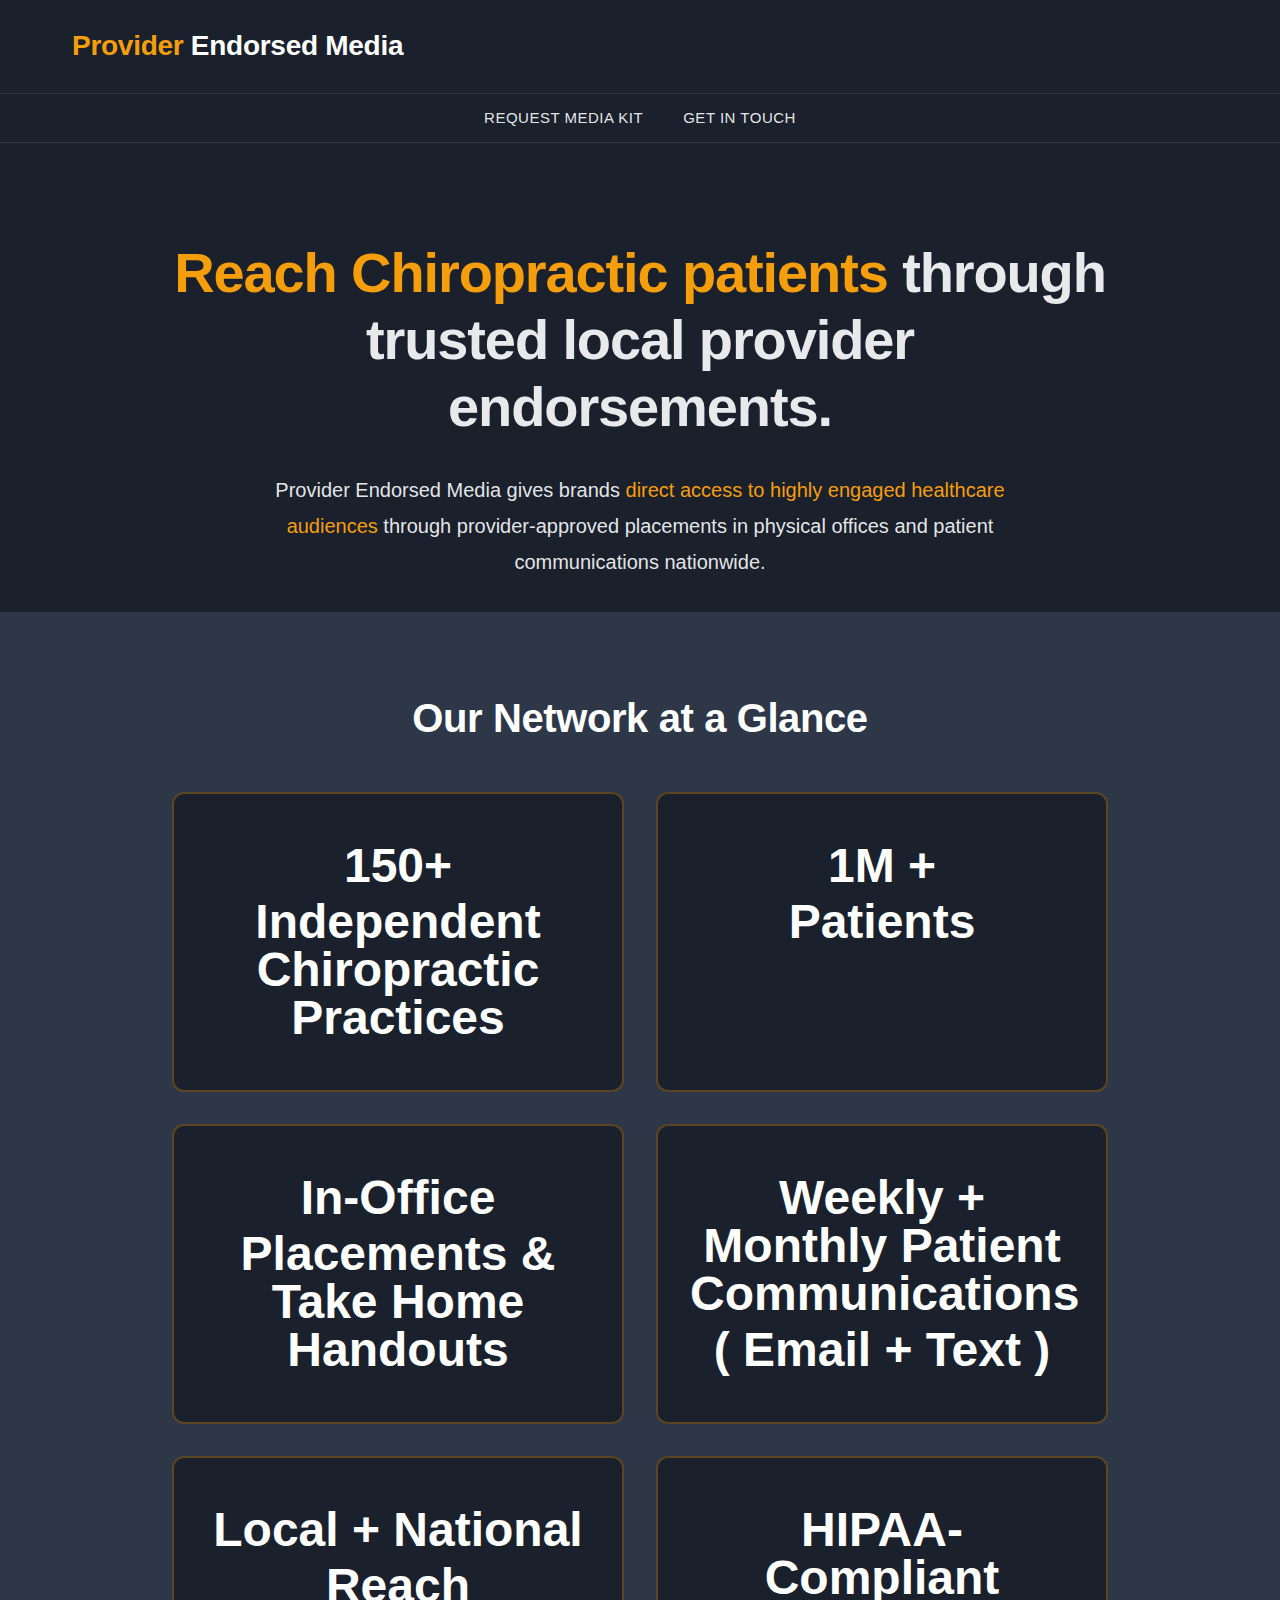
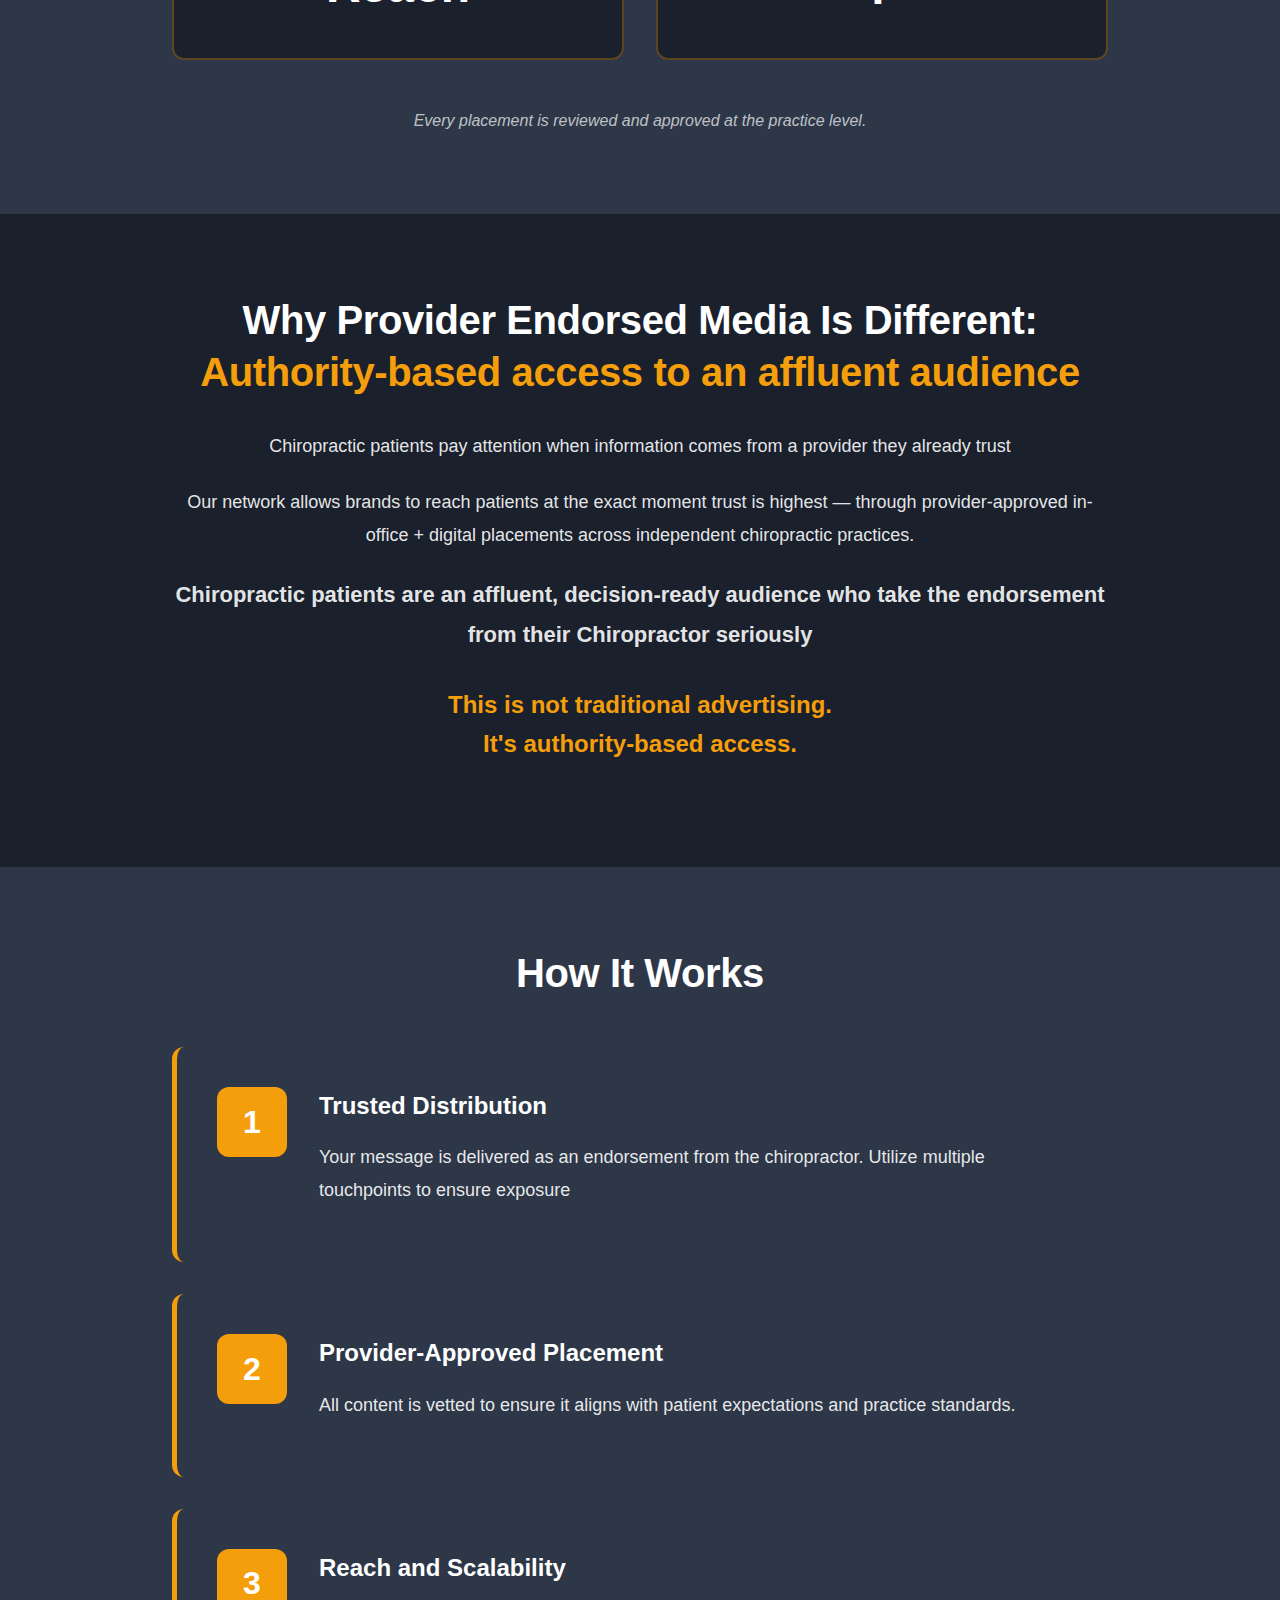
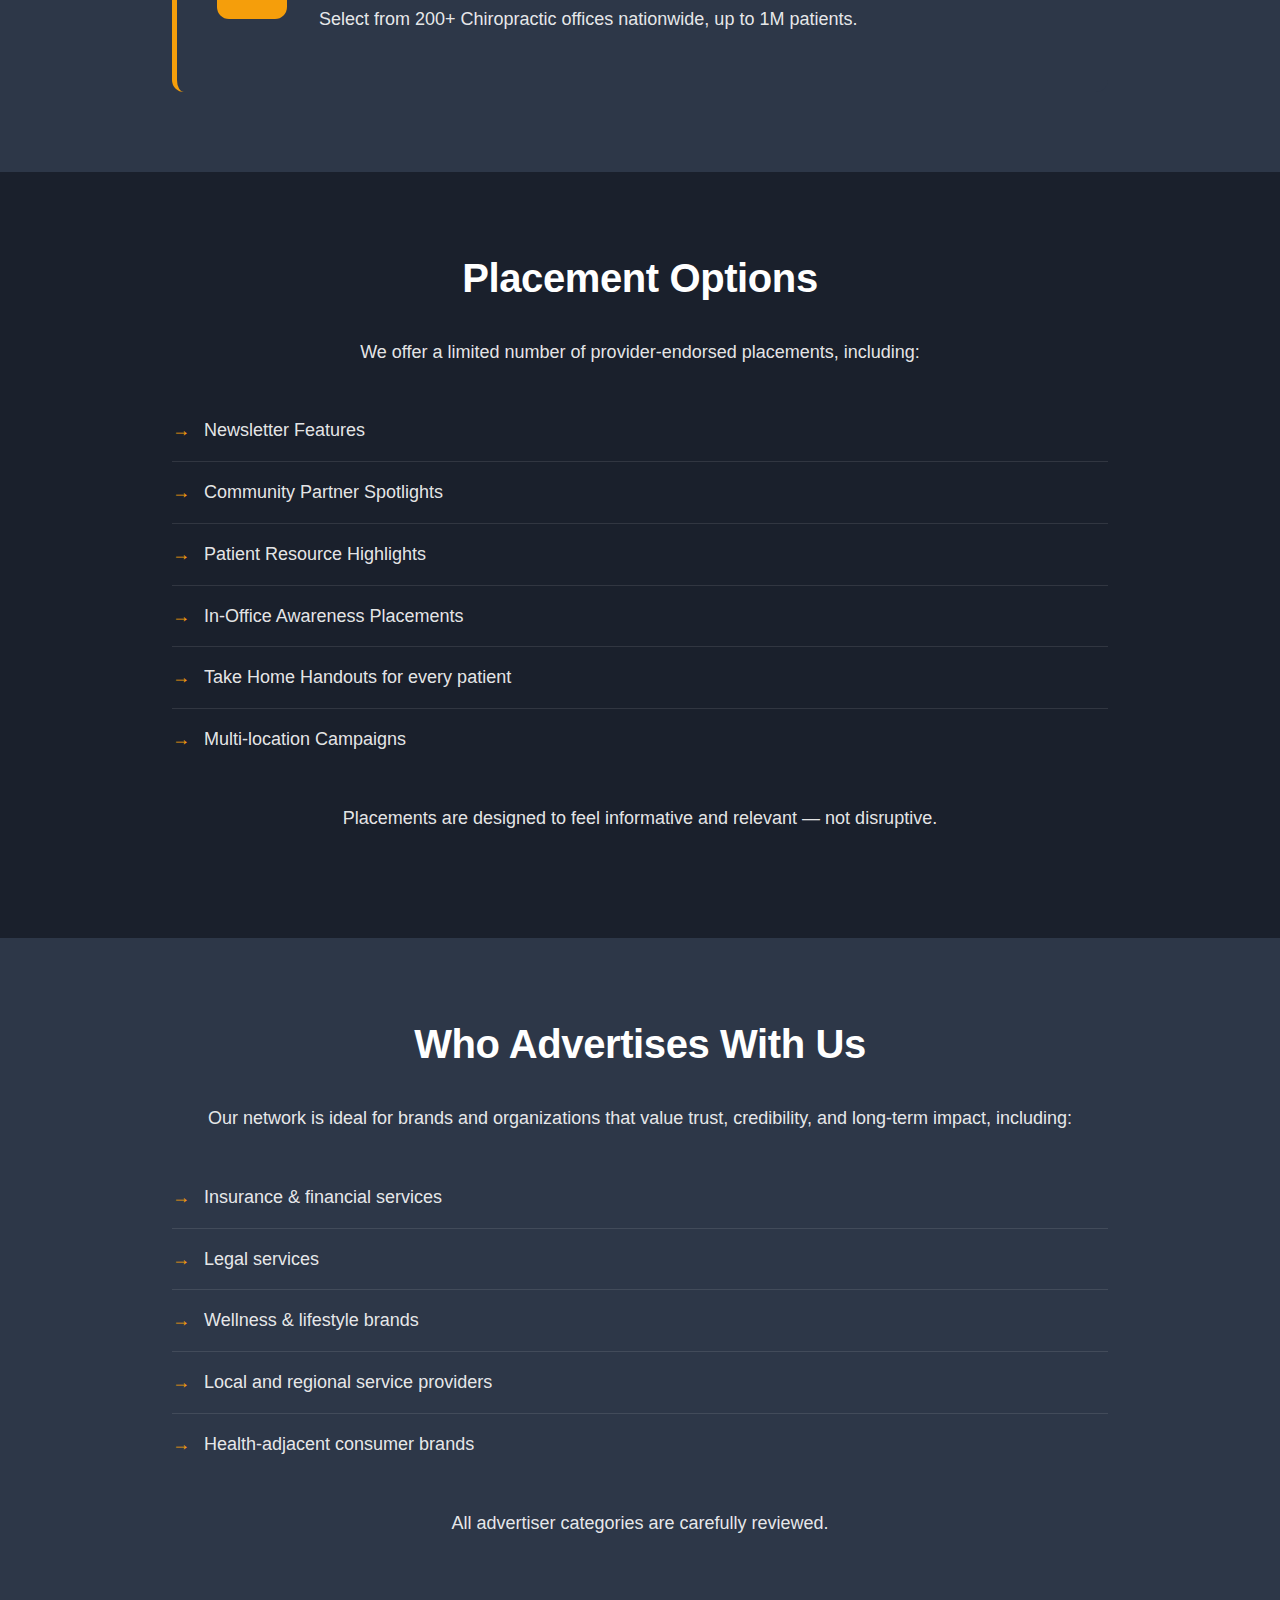
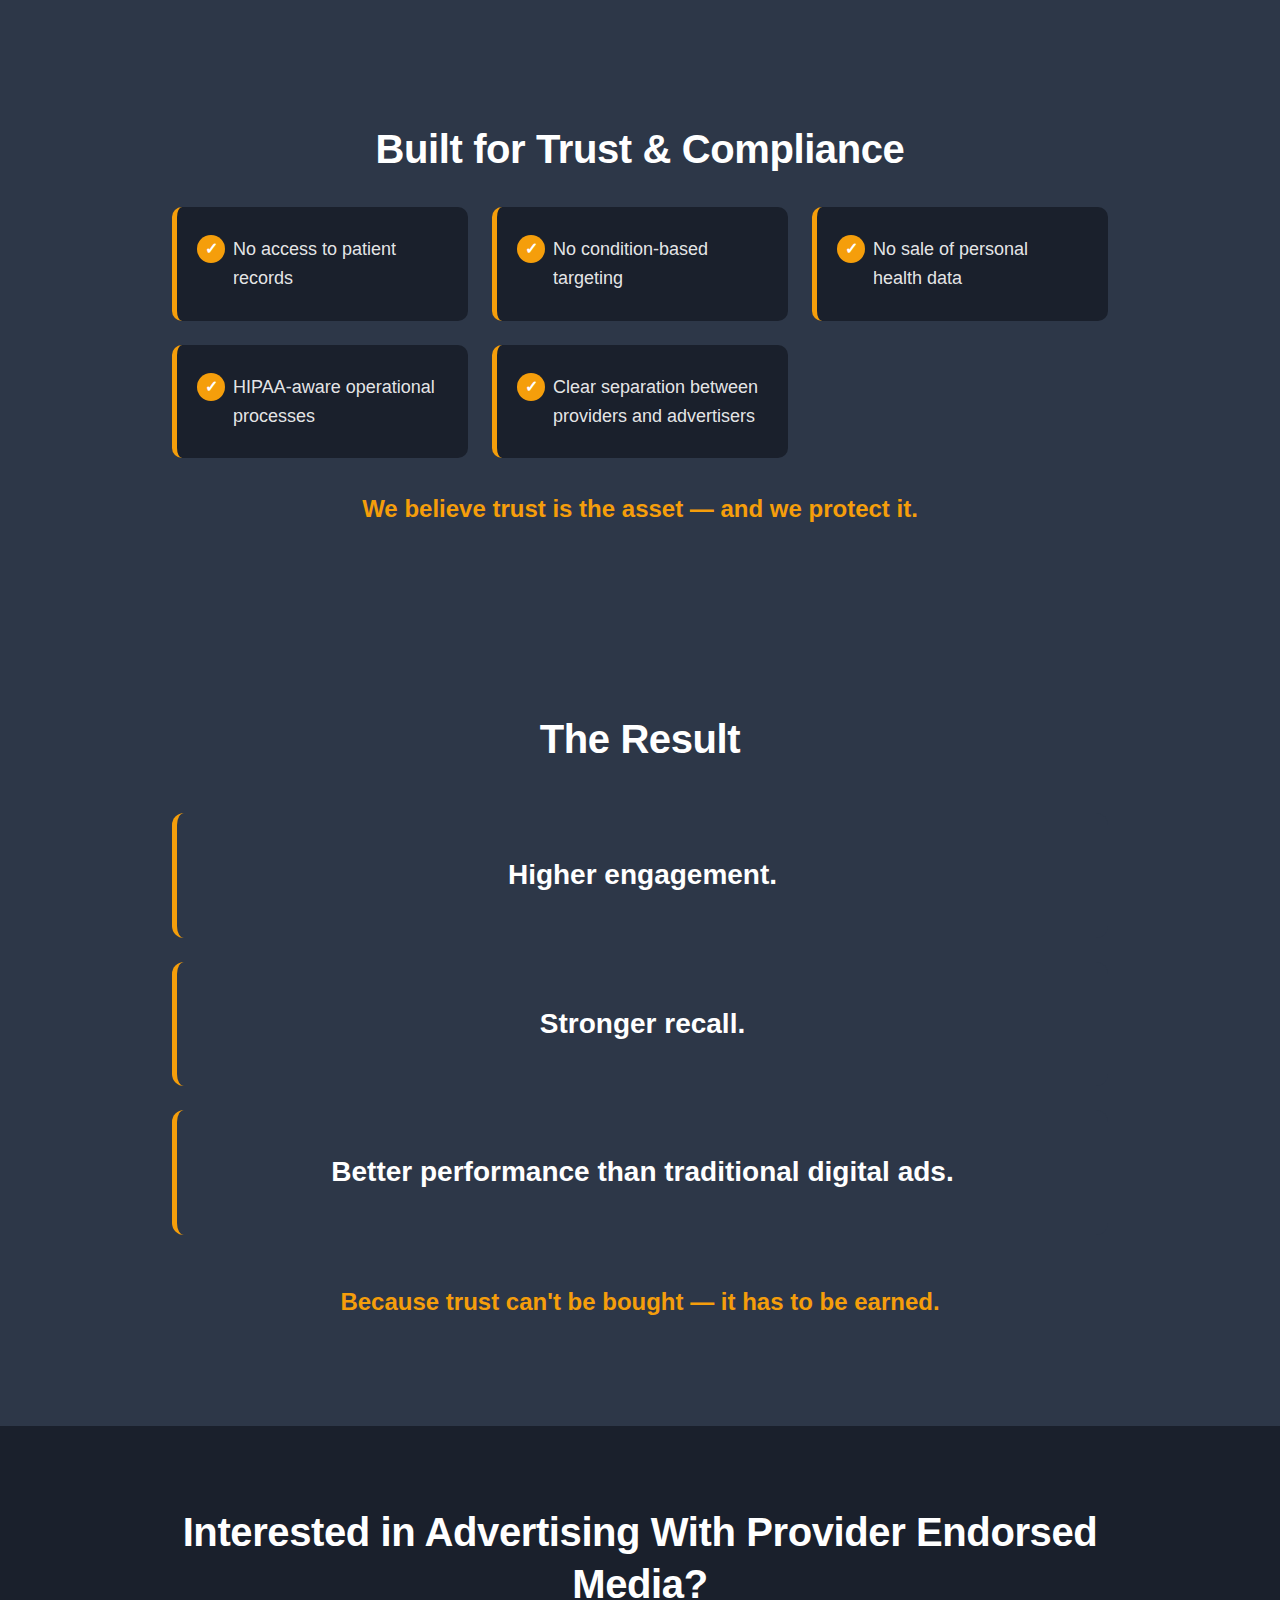
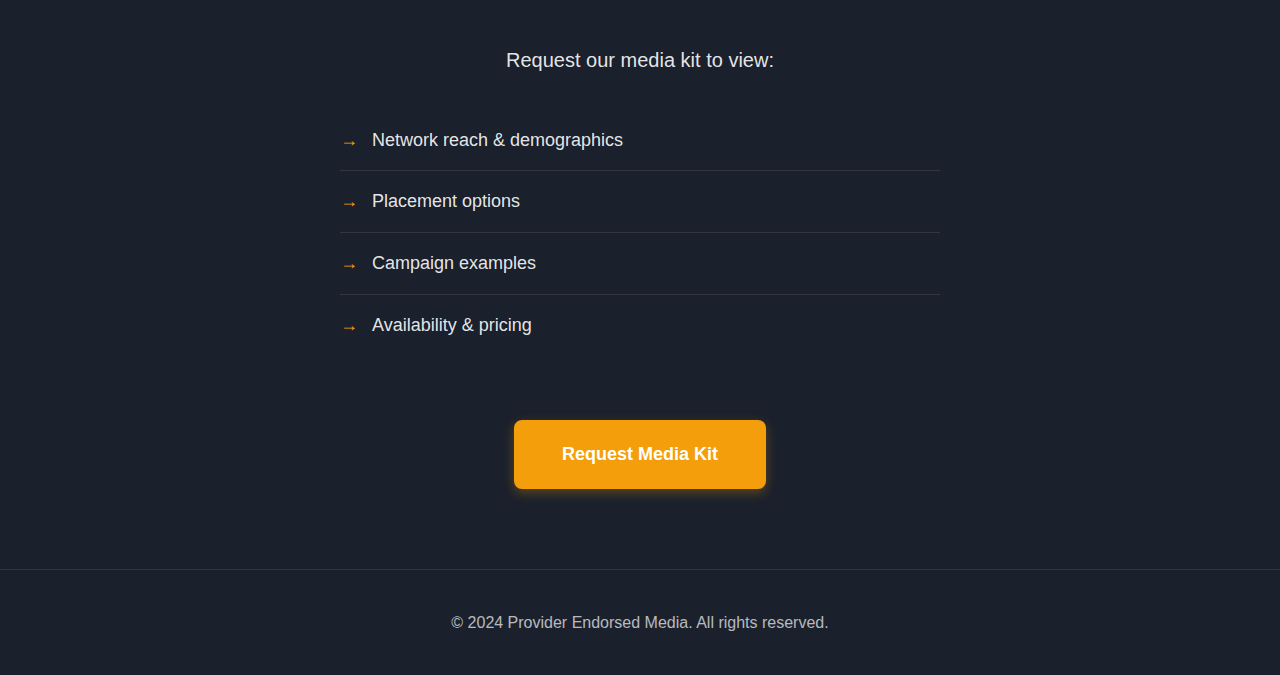
<file: index.html>
<!DOCTYPE html>
<html lang="en">
  <head>
    <meta charset="utf-8" />
    <meta name="viewport" content="width=device-width, initial-scale=1" />
    <title>Provider Endorsed Media</title>
    <link rel="stylesheet" href="style.css" />
  </head>
  <body>
    <div class="page">
      <header>
        <div class="header-content">
          <h1><span class="accent">Provider</span> Endorsed Media</h1>
        </div>
      </header>
      <nav>
        <div class="nav-content">
          <a href="#contact">Request Media Kit</a>
          <a href="#contact">Get in Touch</a>
        </div>
      </nav>

      <main>
        <!-- Hero Section -->
        <section class="hero">
          <div class="container">
            <h2 class="hero-title"><span class="hero-accent">Reach Chiropractic patients</span> through trusted local provider endorsements.</h2>
            <p class="hero-description">Provider Endorsed Media gives brands <span class="hero-accent">direct access to highly engaged healthcare audiences</span> through provider-approved placements in physical offices and patient communications nationwide.</p>
          </div>
        </section>

        <!-- Network Section -->
        <section class="section network-section">
          <div class="container">
            <h2 class="section-title">Our Network at a Glance</h2>
            <div class="network-grid">
              <div class="network-item">
                <div class="network-number">150+</div>
                <div class="network-label">Independent Chiropractic Practices</div>
              </div>
              <div class="network-item">
                <div class="network-number">1M +</div>
                <div class="network-label">Patients</div>
              </div>
              <div class="network-item">
                <div class="network-number">In-Office</div>
                <div class="network-label">Placements & Take Home Handouts</div>
              </div>
              <div class="network-item">
                <div class="network-number">Weekly + Monthly Patient Communications</div>
                <div class="network-label">( Email + Text )</div>
              </div>
              <div class="network-item">
                <div class="network-number">Local + National</div>
                <div class="network-label">Reach</div>
              </div>
              <div class="network-item">
                <div class="network-number">HIPAA-Compliant</div>
                <div class="network-label"></div>
              </div>
            </div>
            <p class="network-note">Every placement is reviewed and approved at the practice level.</p>
          </div>
        </section>

        <!-- Why Different Section -->
        <section class="section">
          <div class="container">
            <h2 class="section-title">Why Provider Endorsed Media Is Different: <span class="highlight">Authority-based access to an affluent audience</span></h2>
            <p class="section-text">Chiropractic patients pay attention when information comes from a provider they already trust</p>
            <p class="section-text">Our network allows brands to reach patients at the exact moment trust is highest — through provider-approved in-office + digital placements across independent chiropractic practices.</p>
            <p class="section-text" style="font-size: 1.375rem;"><strong>Chiropractic patients are an affluent, decision-ready audience who take the endorsement from their Chiropractor seriously</strong></p>
            <p class="section-text emphasis">This is not traditional advertising.<br>It's authority-based access.</p>
          </div>
        </section>

        <!-- How It Works Section -->
        <section class="section">
          <div class="container">
            <h2 class="section-title">How It Works</h2>
            <div class="steps">
              <div class="step">
                <div class="step-number">1</div>
                <div class="step-content">
                  <h3 class="step-title">Trusted Distribution</h3>
                  <p class="step-text">Your message is delivered as an endorsement from the chiropractor. Utilize multiple touchpoints to ensure exposure</p>
                </div>
              </div>
              <div class="step">
                <div class="step-number">2</div>
                <div class="step-content">
                  <h3 class="step-title">Provider-Approved Placement</h3>
                  <p class="step-text">All content is vetted to ensure it aligns with patient expectations and practice standards.</p>
                </div>
              </div>
              <div class="step">
                <div class="step-number">3</div>
                <div class="step-content">
                  <h3 class="step-title">Reach and Scalability</h3>
                  <p class="step-text">Select from 200+ Chiropractic offices nationwide, up to 1M patients.</p>
                </div>
              </div>
            </div>
          </div>
        </section>

        <!-- Placement Options Section -->
        <section class="section">
          <div class="container">
            <h2 class="section-title">Placement Options</h2>
            <p class="section-text">We offer a limited number of provider-endorsed placements, including:</p>
            <ul class="placement-list">
              <li>Newsletter Features</li>
              <li>Community Partner Spotlights</li>
              <li>Patient Resource Highlights</li>
              <li>In-Office Awareness Placements</li>
              <li>Take Home Handouts for every patient</li>
              <li>Multi-location Campaigns</li>
            </ul>
            <p class="section-text">Placements are designed to feel informative and relevant — not disruptive.</p>
          </div>
        </section>

        <!-- Who Advertises Section -->
        <section class="section">
          <div class="container">
            <h2 class="section-title">Who Advertises With Us</h2>
            <p class="section-text">Our network is ideal for brands and organizations that value trust, credibility, and long-term impact, including:</p>
            <ul class="advertiser-list">
              <li>Insurance & financial services</li>
              <li>Legal services</li>
              <li>Wellness & lifestyle brands</li>
              <li>Local and regional service providers</li>
              <li>Health-adjacent consumer brands</li>
            </ul>
            <p class="section-text">All advertiser categories are carefully reviewed.</p>
          </div>
        </section>

        <!-- Trust & Compliance Section -->
        <section class="section compliance-section">
          <div class="container">
            <h2 class="section-title">Built for Trust & Compliance</h2>
            <ul class="compliance-list">
              <li>No access to patient records</li>
              <li>No condition-based targeting</li>
              <li>No sale of personal health data</li>
              <li>HIPAA-aware operational processes</li>
              <li>Clear separation between providers and advertisers</li>
            </ul>
            <p class="section-text emphasis">We believe trust is the asset — and we protect it.</p>
          </div>
        </section>

        <!-- Result Section -->
        <section class="section result-section">
          <div class="container">
            <h2 class="section-title">The Result</h2>
            <div class="result-items">
              <div class="result-item">Higher engagement.</div>
              <div class="result-item">Stronger recall.</div>
              <div class="result-item">Better performance than traditional digital ads.</div>
            </div>
            <p class="section-text emphasis">Because trust can't be bought — it has to be earned.</p>
          </div>
        </section>

        <!-- CTA Section -->
        <section class="section cta-section">
          <div class="container">
            <h2 class="section-title">Interested in Advertising With Provider Endorsed Media?</h2>
            <p class="section-text">Request our media kit to view:</p>
            <ul class="media-kit-list">
              <li>Network reach & demographics</li>
              <li>Placement options</li>
              <li>Campaign examples</li>
              <li>Availability & pricing</li>
            </ul>
            <a href="#contact" class="cta-button">Request Media Kit</a>
          </div>
        </section>
      </main>

      <footer>
        <div class="container">
          <p>&copy; 2024 Provider Endorsed Media. All rights reserved.</p>
        </div>
      </footer>
    </div>
  </body>
</html>
</file>
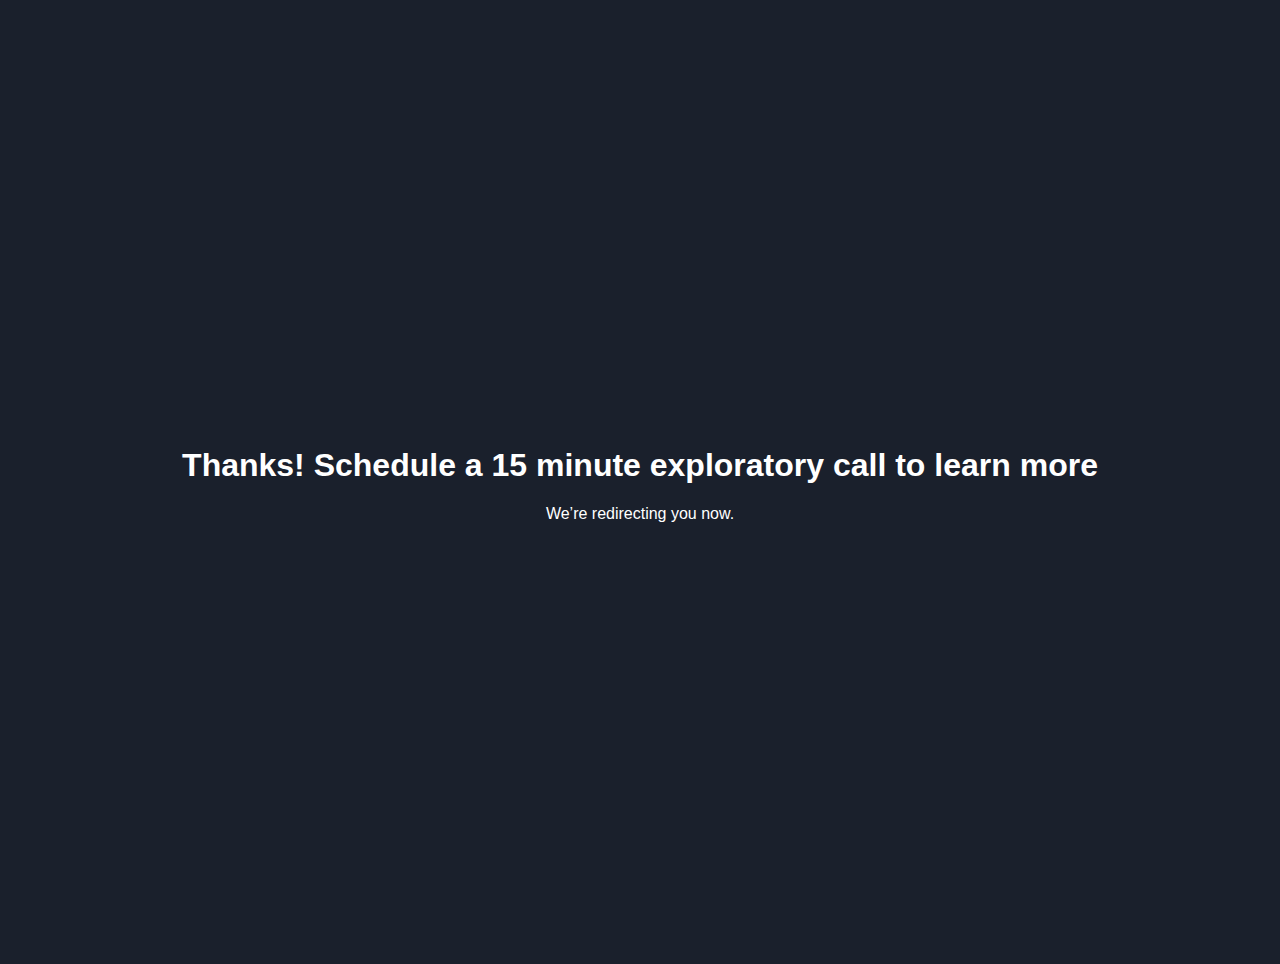
<file: media-kit-success.html>
<!DOCTYPE html>
<html lang="en">
  <head>
    <meta charset="utf-8" />
    <meta name="viewport" content="width=device-width, initial-scale=1" />
    <meta http-equiv="refresh" content="3; url=https://providerendorsedmedia.setmore.com/services/8c3a7633-6b28-4ede-8275-47d0ac248c65" />
    <title>Thanks! Schedule a 15 minute exploratory call to learn more</title>
    <style>
      body {
        margin: 0;
        font-family: -apple-system, BlinkMacSystemFont, "Segoe UI", "Roboto", "Helvetica Neue", Arial, sans-serif;
        background: #1a202c;
        color: #ffffff;
        display: flex;
        align-items: center;
        justify-content: center;
        min-height: 100vh;
        padding: 2rem;
        text-align: center;
      }
    </style>
  </head>
  <body>
    <div>
      <h1>Thanks! Schedule a 15 minute exploratory call to learn more</h1>
      <p>We’re redirecting you now.</p>
    </div>
  </body>
</html>
</file>
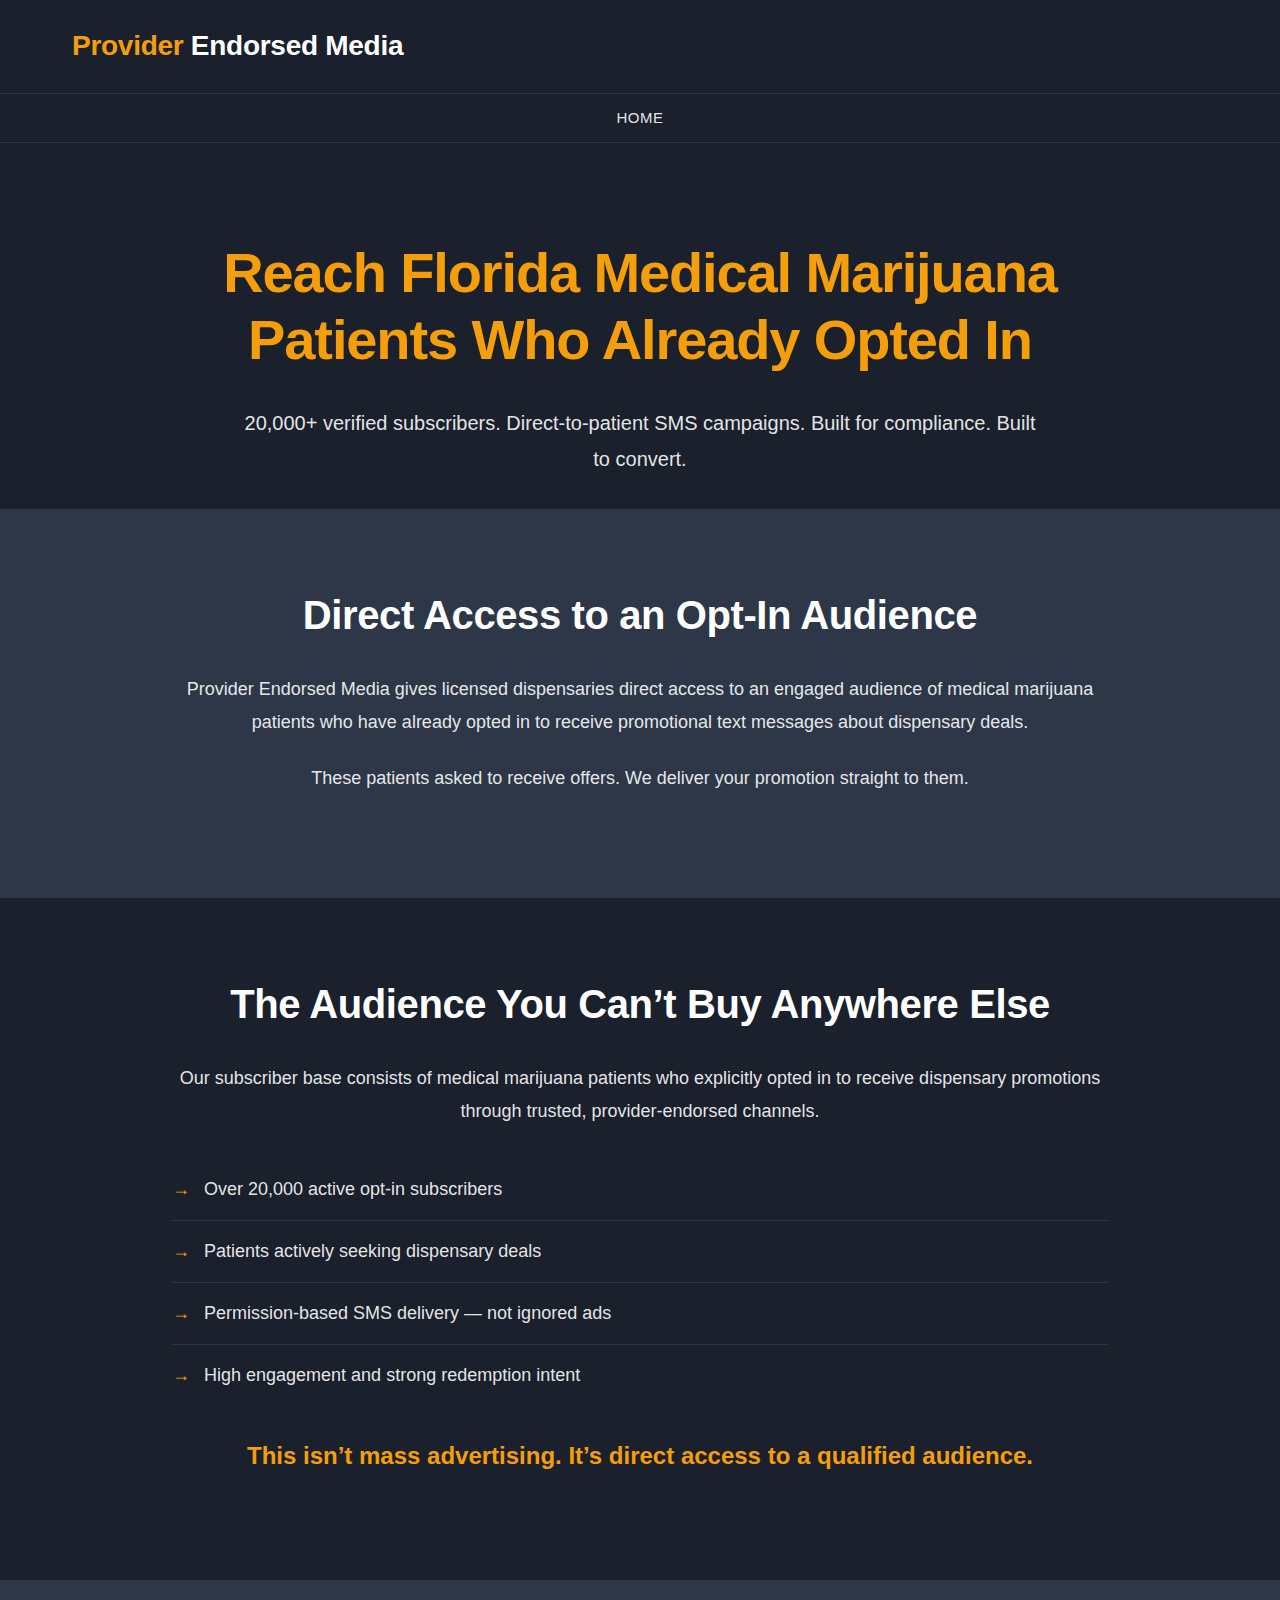
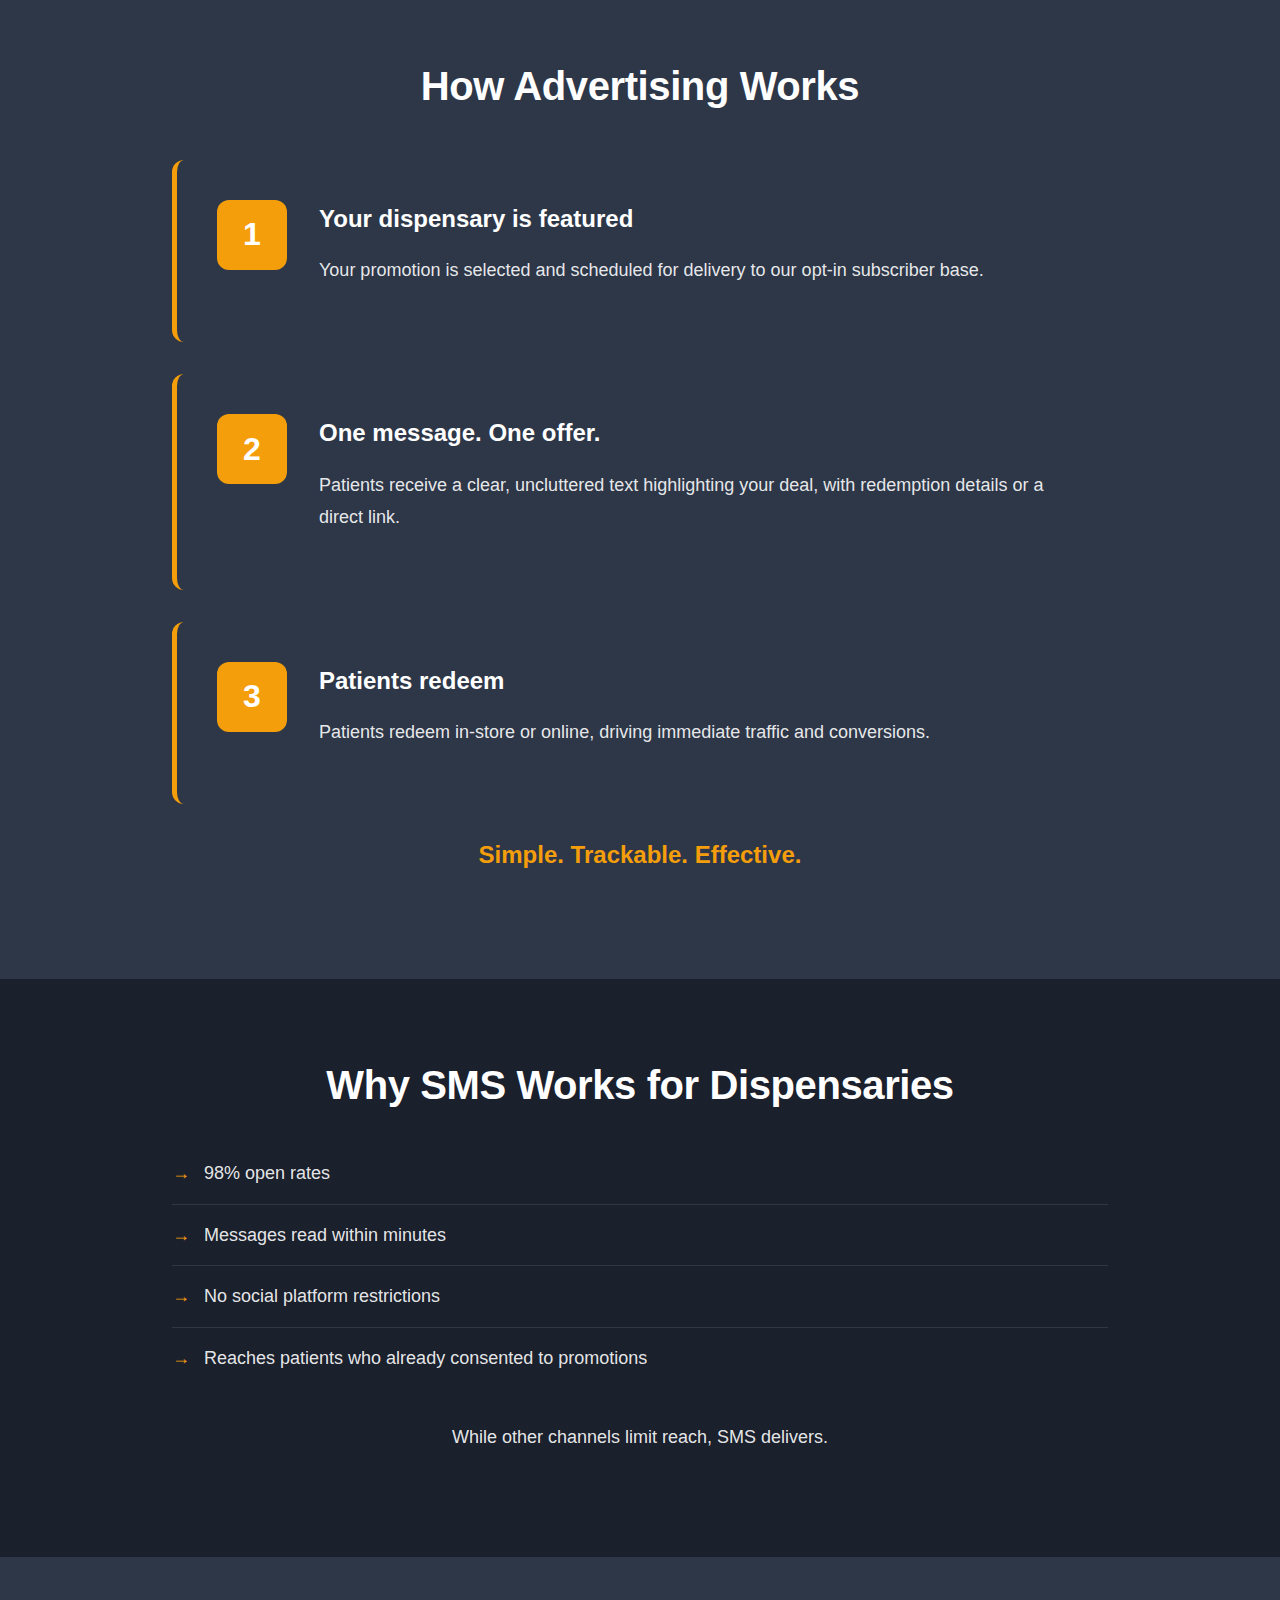
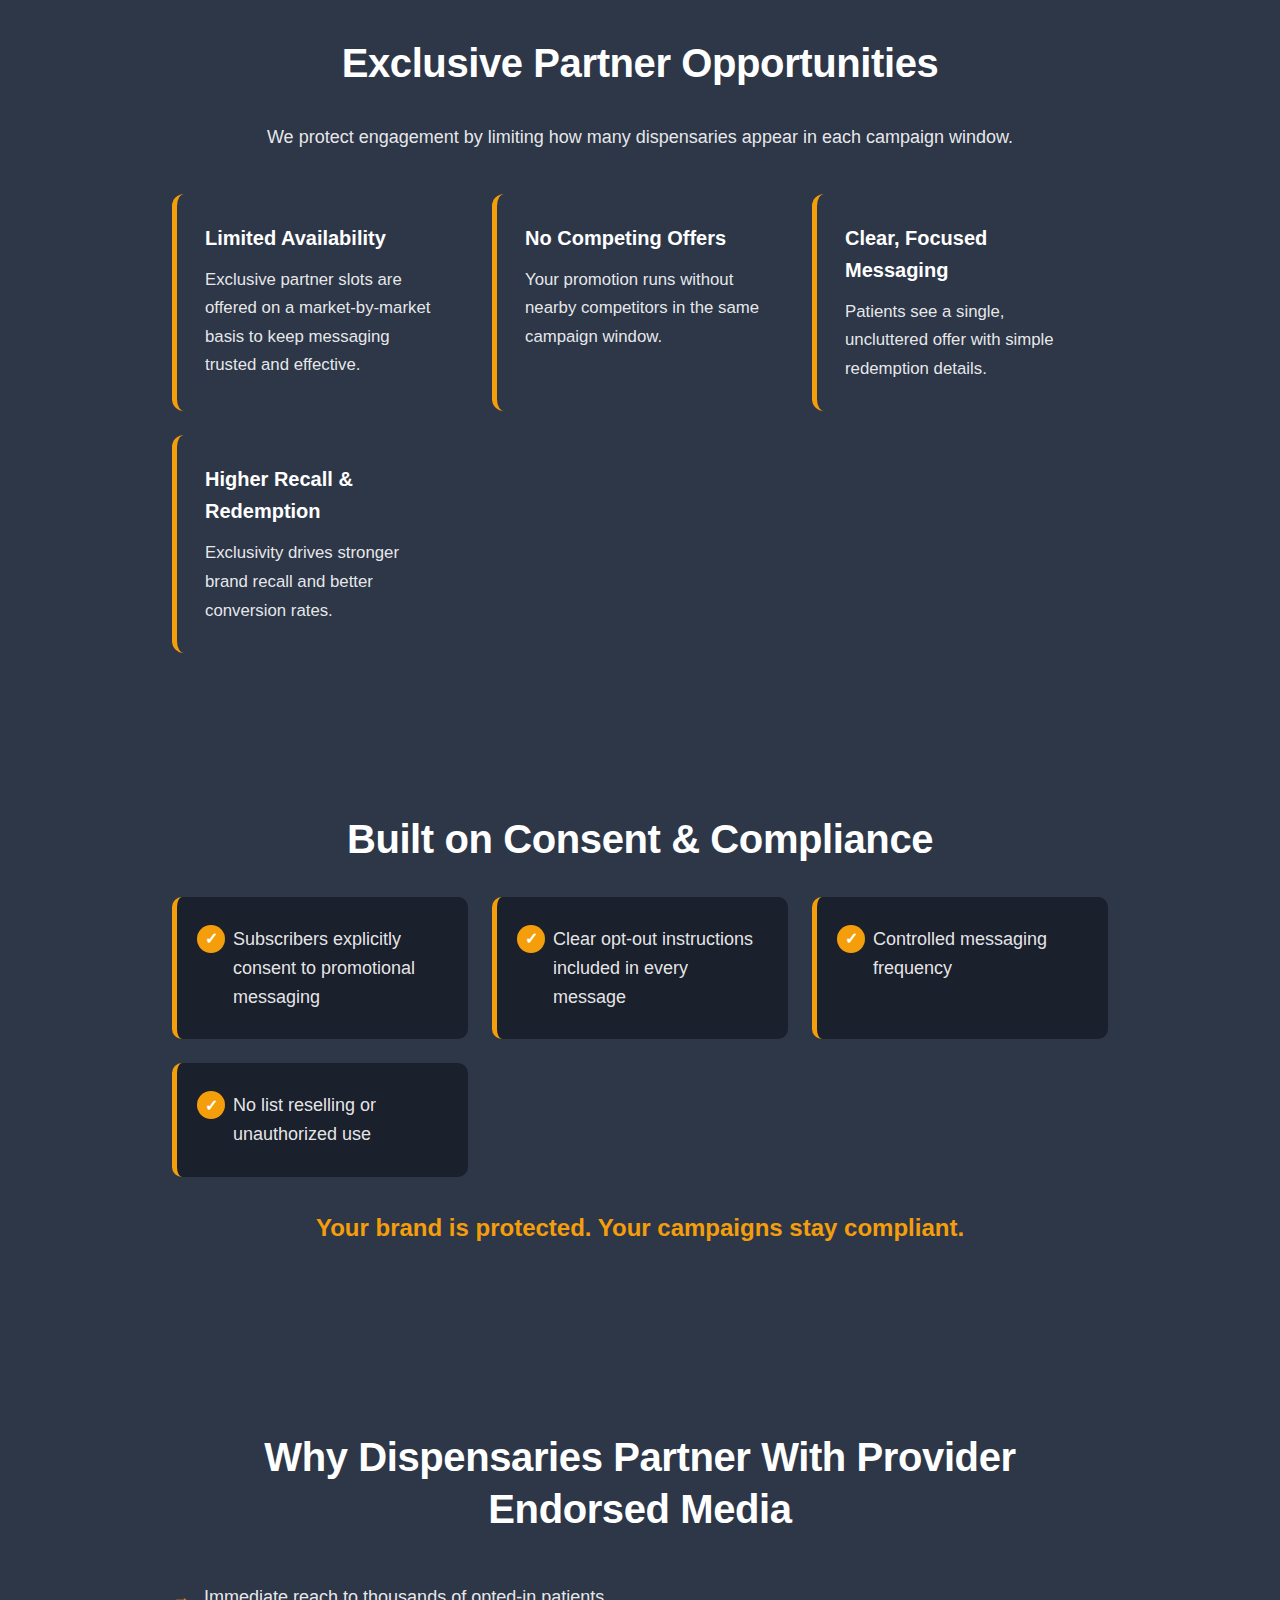
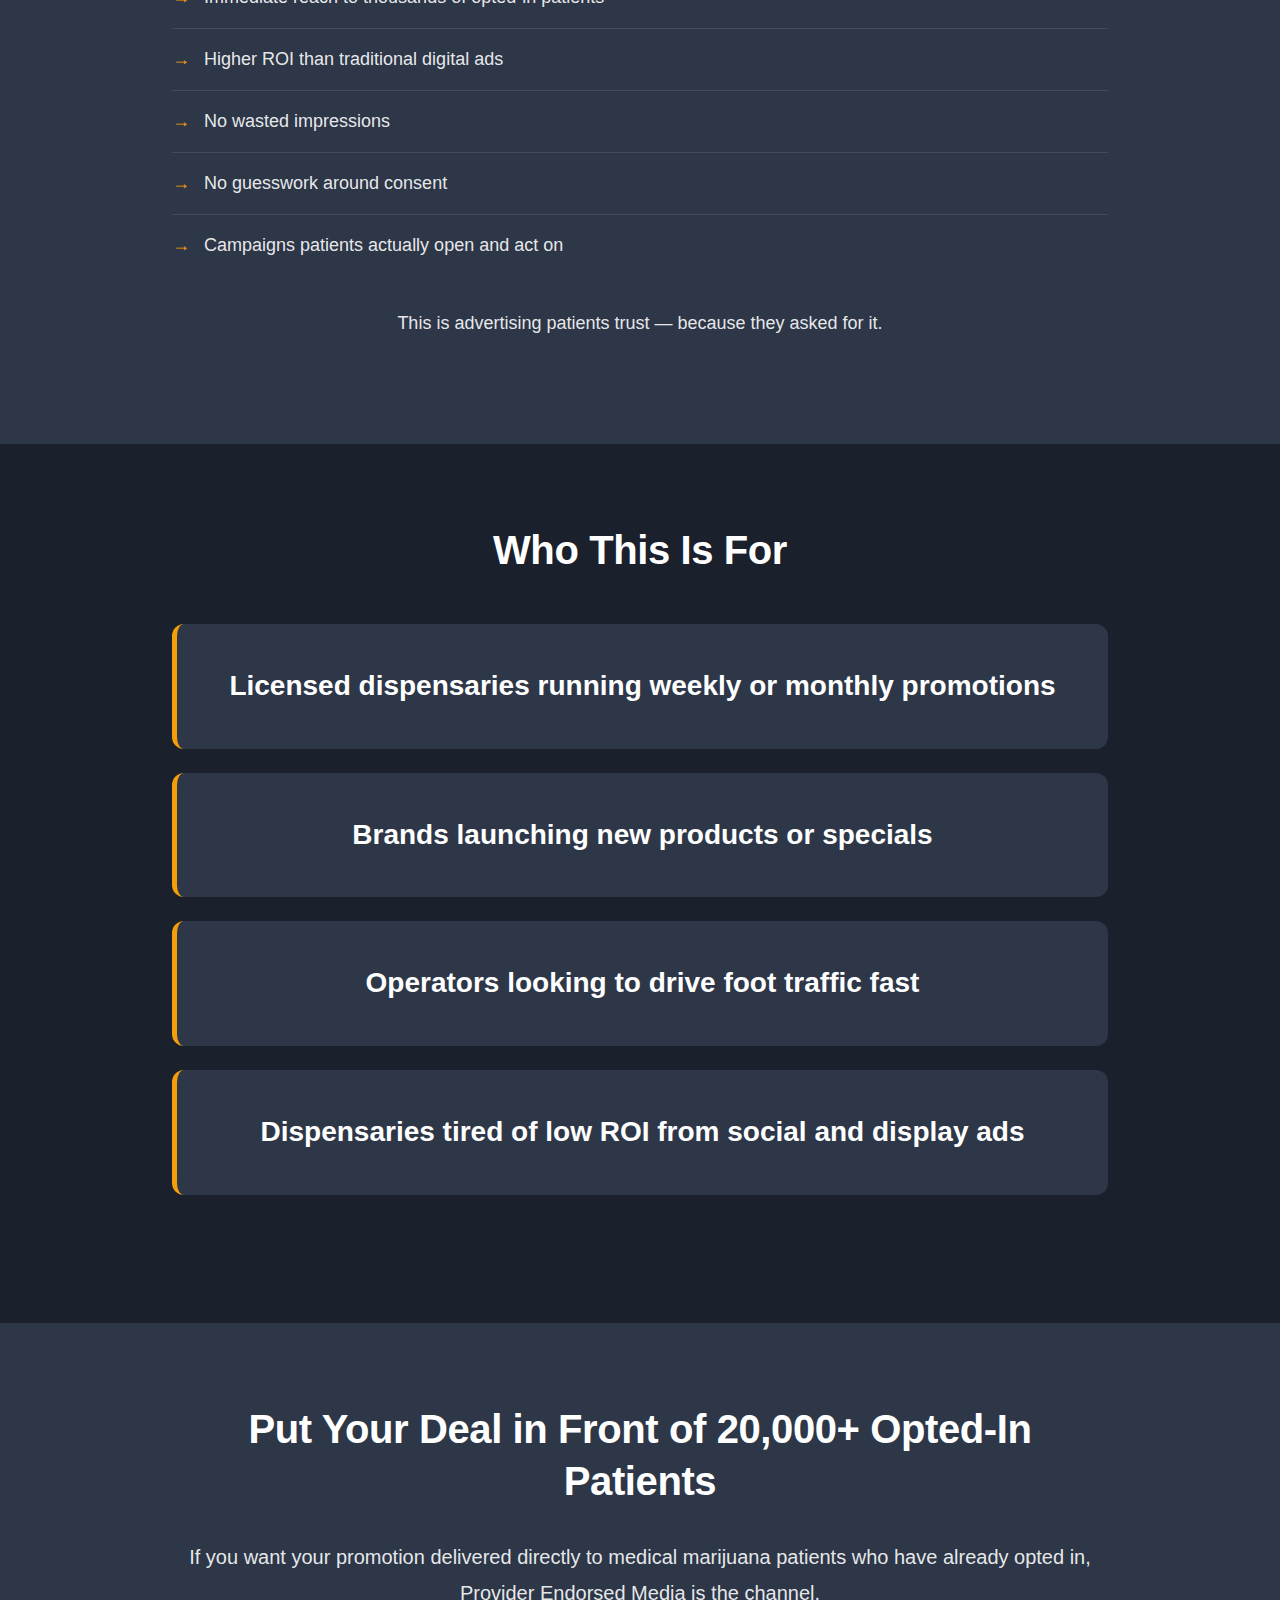
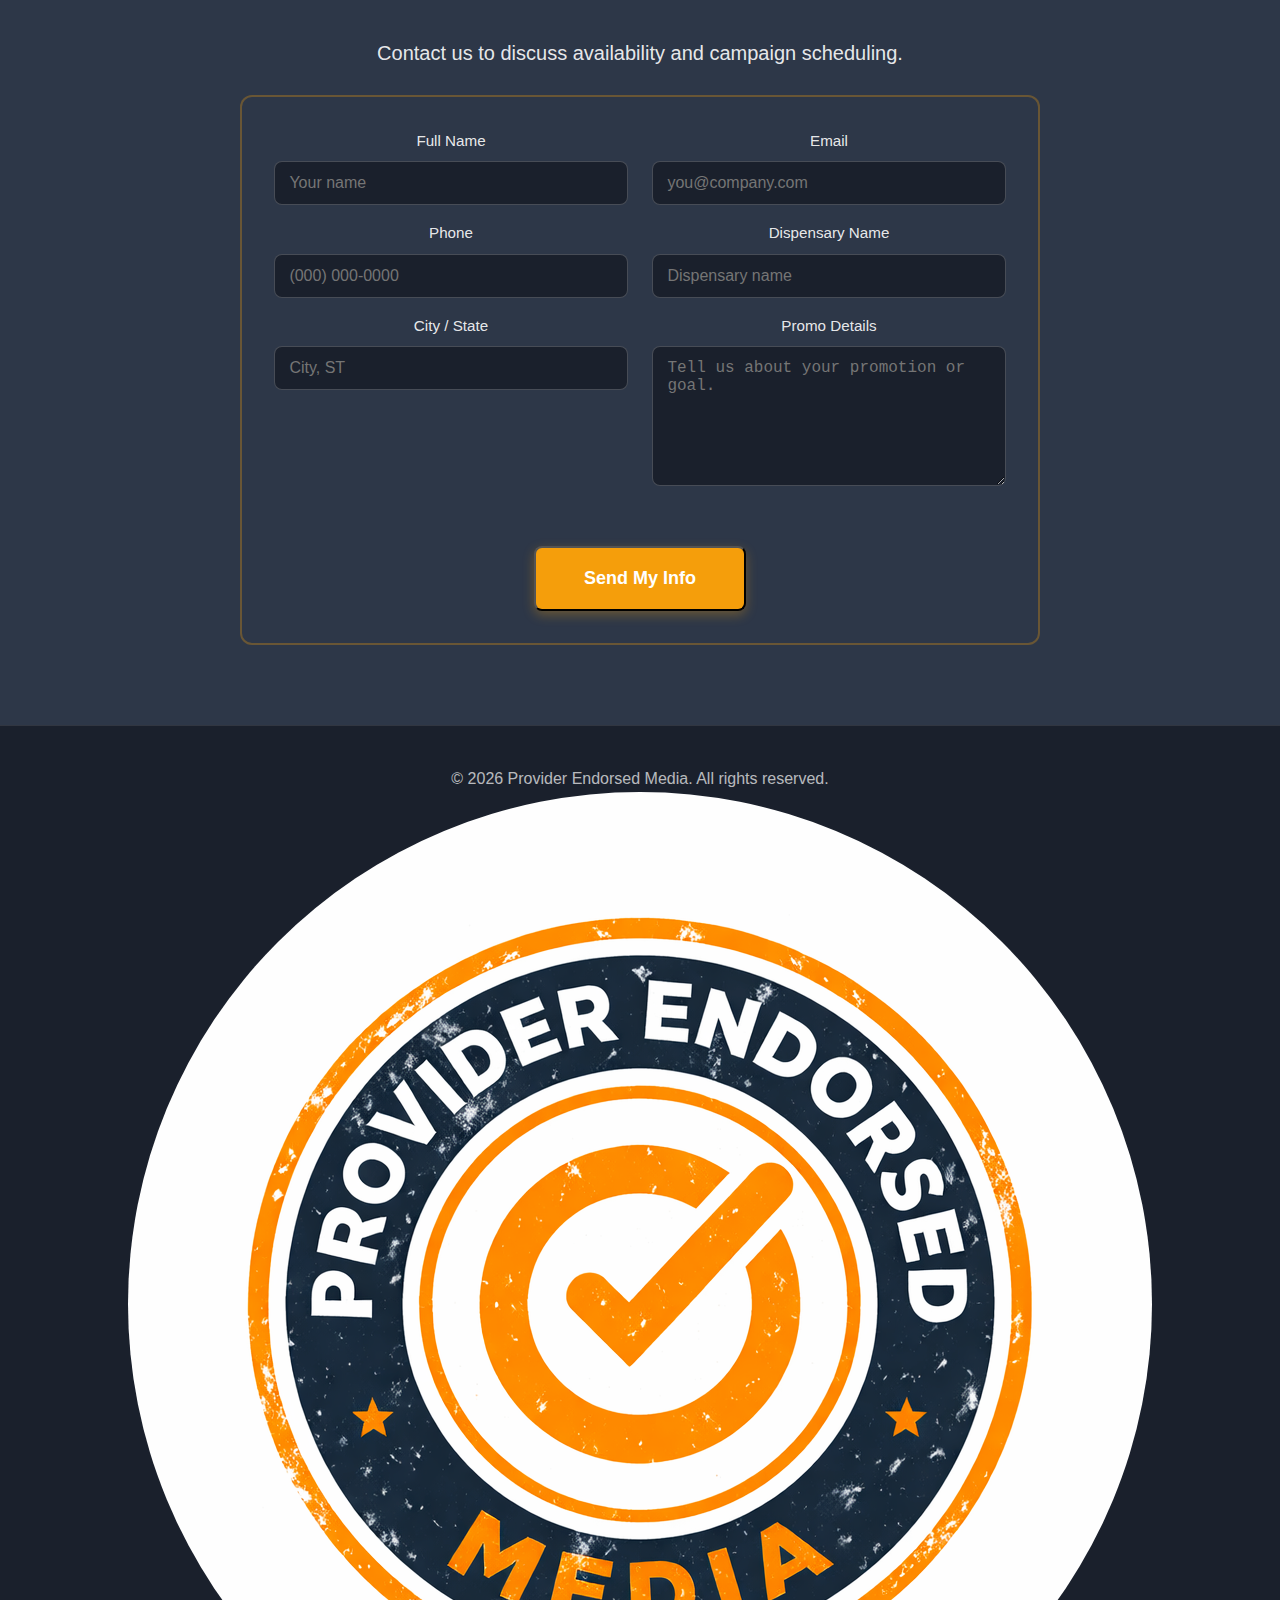
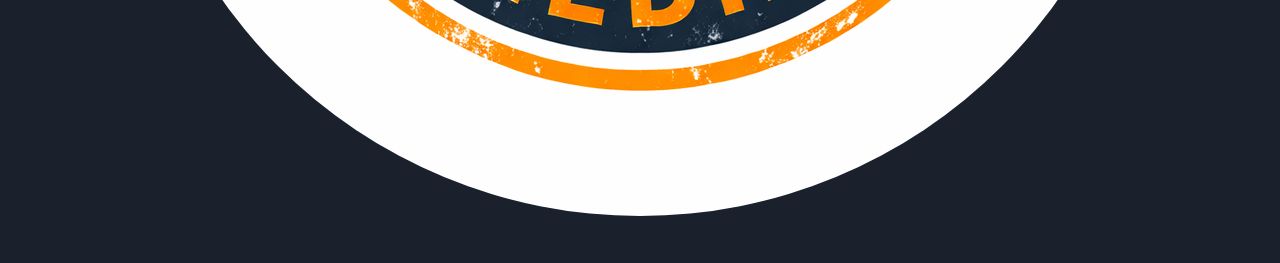
<file: mmj.html>
<!DOCTYPE html>
<html lang="en">
  <head>
    <meta charset="utf-8" />
    <meta name="viewport" content="width=device-width, initial-scale=1" />
    <title>Provider Endorsed Media | Medical Marijuana</title>
    <link rel="stylesheet" href="style.css" />
    <style>
      .form-card {
        background: var(--navy-medium);
        border-radius: 12px;
        padding: 2rem;
        border: 2px solid rgba(245, 158, 11, 0.3);
        max-width: 800px;
        margin: 0 auto;
      }

      .form-grid {
        display: grid;
        grid-template-columns: repeat(auto-fit, minmax(240px, 1fr));
        gap: 1rem 1.5rem;
      }

      .form-field {
        display: flex;
        flex-direction: column;
        gap: 0.5rem;
      }

      .form-field label {
        font-size: 0.95rem;
        color: var(--text-light);
      }

      .form-field input,
      .form-field textarea {
        padding: 0.75rem 0.9rem;
        border-radius: 8px;
        border: 1px solid rgba(255, 255, 255, 0.2);
        background: var(--navy-dark);
        color: var(--white);
        font-size: 1rem;
      }

      .form-field textarea {
        min-height: 140px;
        resize: vertical;
      }

      .form-actions {
        margin-top: 1.75rem;
        text-align: center;
      }

      .exclusive-grid {
        display: grid;
        grid-template-columns: repeat(auto-fit, minmax(240px, 1fr));
        gap: 1.5rem;
        margin-top: 2.5rem;
      }

      .exclusive-card {
        background: var(--navy-medium);
        border-radius: 12px;
        padding: 1.75rem;
        border-left: 5px solid var(--orange);
      }

      .exclusive-card h3 {
        font-size: 1.25rem;
        margin-bottom: 0.75rem;
        color: var(--white);
      }

      .exclusive-card p {
        color: var(--text-light);
        font-size: 1.05rem;
        line-height: 1.7;
      }
    </style>
  </head>
  <body>
    <div class="page">
      <header>
        <div class="header-content">
          <h1><span class="accent">Provider</span> Endorsed Media</h1>
        </div>
      </header>
      <nav>
        <div class="nav-content">
          <a href="index.html">Home</a>
        </div>
      </nav>

      <main>
        <!-- Hero Section -->
        <section class="hero">
          <div class="container">
            <h2 class="hero-title"><span class="hero-accent">Reach Florida Medical Marijuana Patients Who Already Opted In</span></h2>
            <p class="hero-description">20,000+ verified subscribers. Direct-to-patient SMS campaigns. Built for compliance. Built to convert.</p>
          </div>
        </section>

        <section class="section">
          <div class="container">
            <h2 class="section-title">Direct Access to an Opt-In Audience</h2>
            <p class="section-text">Provider Endorsed Media gives licensed dispensaries direct access to an engaged audience of medical marijuana patients who have already opted in to receive promotional text messages about dispensary deals.</p>
            <p class="section-text">These patients asked to receive offers. We deliver your promotion straight to them.</p>
          </div>
        </section>

        <section class="section">
          <div class="container">
            <h2 class="section-title">The Audience You Can’t Buy Anywhere Else</h2>
            <p class="section-text">Our subscriber base consists of medical marijuana patients who explicitly opted in to receive dispensary promotions through trusted, provider-endorsed channels.</p>
            <ul class="placement-list">
              <li>Over 20,000 active opt-in subscribers</li>
              <li>Patients actively seeking dispensary deals</li>
              <li>Permission-based SMS delivery — not ignored ads</li>
              <li>High engagement and strong redemption intent</li>
            </ul>
            <p class="section-text emphasis">This isn’t mass advertising. It’s direct access to a qualified audience.</p>
          </div>
        </section>

        <section class="section">
          <div class="container">
            <h2 class="section-title">How Advertising Works</h2>
            <div class="steps">
              <div class="step">
                <div class="step-number">1</div>
                <div class="step-content">
                  <h3 class="step-title">Your dispensary is featured</h3>
                  <p class="step-text">Your promotion is selected and scheduled for delivery to our opt-in subscriber base.</p>
                </div>
              </div>
              <div class="step">
                <div class="step-number">2</div>
                <div class="step-content">
                  <h3 class="step-title">One message. One offer.</h3>
                  <p class="step-text">Patients receive a clear, uncluttered text highlighting your deal, with redemption details or a direct link.</p>
                </div>
              </div>
              <div class="step">
                <div class="step-number">3</div>
                <div class="step-content">
                  <h3 class="step-title">Patients redeem</h3>
                  <p class="step-text">Patients redeem in-store or online, driving immediate traffic and conversions.</p>
                </div>
              </div>
            </div>
            <p class="section-text emphasis">Simple. Trackable. Effective.</p>
          </div>
        </section>

        <section class="section">
          <div class="container">
            <h2 class="section-title">Why SMS Works for Dispensaries</h2>
            <ul class="advertiser-list">
              <li>98% open rates</li>
              <li>Messages read within minutes</li>
              <li>No social platform restrictions</li>
              <li>Reaches patients who already consented to promotions</li>
            </ul>
            <p class="section-text">While other channels limit reach, SMS delivers.</p>
          </div>
        </section>

        <section class="section">
          <div class="container">
            <h2 class="section-title">Exclusive Partner Opportunities</h2>
            <p class="section-text">We protect engagement by limiting how many dispensaries appear in each campaign window.</p>
            <div class="exclusive-grid">
              <div class="exclusive-card">
                <h3>Limited Availability</h3>
                <p>Exclusive partner slots are offered on a market-by-market basis to keep messaging trusted and effective.</p>
              </div>
              <div class="exclusive-card">
                <h3>No Competing Offers</h3>
                <p>Your promotion runs without nearby competitors in the same campaign window.</p>
              </div>
              <div class="exclusive-card">
                <h3>Clear, Focused Messaging</h3>
                <p>Patients see a single, uncluttered offer with simple redemption details.</p>
              </div>
              <div class="exclusive-card">
                <h3>Higher Recall & Redemption</h3>
                <p>Exclusivity drives stronger brand recall and better conversion rates.</p>
              </div>
            </div>
          </div>
        </section>

        <section class="section compliance-section">
          <div class="container">
            <h2 class="section-title">Built on Consent & Compliance</h2>
            <ul class="compliance-list">
              <li>Subscribers explicitly consent to promotional messaging</li>
              <li>Clear opt-out instructions included in every message</li>
              <li>Controlled messaging frequency</li>
              <li>No list reselling or unauthorized use</li>
            </ul>
            <p class="section-text emphasis">Your brand is protected. Your campaigns stay compliant.</p>
          </div>
        </section>

        <section class="section">
          <div class="container">
            <h2 class="section-title">Why Dispensaries Partner With Provider Endorsed Media</h2>
            <ul class="advertiser-list">
              <li>Immediate reach to thousands of opted-in patients</li>
              <li>Higher ROI than traditional digital ads</li>
              <li>No wasted impressions</li>
              <li>No guesswork around consent</li>
              <li>Campaigns patients actually open and act on</li>
            </ul>
            <p class="section-text">This is advertising patients trust — because they asked for it.</p>
          </div>
        </section>

        <section class="section result-section">
          <div class="container">
            <h2 class="section-title">Who This Is For</h2>
            <div class="result-items">
              <div class="result-item">Licensed dispensaries running weekly or monthly promotions</div>
              <div class="result-item">Brands launching new products or specials</div>
              <div class="result-item">Operators looking to drive foot traffic fast</div>
              <div class="result-item">Dispensaries tired of low ROI from social and display ads</div>
            </div>
          </div>
        </section>

        <section class="section cta-section">
          <div class="container">
            <h2 class="section-title">Put Your Deal in Front of 20,000+ Opted-In Patients</h2>
            <p class="section-text">If you want your promotion delivered directly to medical marijuana patients who have already opted in, Provider Endorsed Media is the channel.</p>
            <p class="section-text">Contact us to discuss availability and campaign scheduling.</p>
            <div class="form-card">
              <form name="mmj-contact" method="POST" data-netlify="true" data-netlify-honeypot="bot-field">
                <input type="hidden" name="form-name" value="mmj-contact" />
                <p style="display: none;">
                  <label>Don’t fill this out if you’re human: <input name="bot-field" /></label>
                </p>
                <div class="form-grid">
                  <div class="form-field">
                    <label for="full-name">Full Name</label>
                    <input id="full-name" name="full-name" type="text" placeholder="Your name" required />
                  </div>
                  <div class="form-field">
                    <label for="email">Email</label>
                    <input id="email" name="email" type="email" placeholder="you@company.com" required />
                  </div>
                  <div class="form-field">
                    <label for="phone">Phone</label>
                    <input id="phone" name="phone" type="tel" placeholder="(000) 000-0000" />
                  </div>
                  <div class="form-field">
                    <label for="dispensary">Dispensary Name</label>
                    <input id="dispensary" name="dispensary" type="text" placeholder="Dispensary name" />
                  </div>
                  <div class="form-field">
                    <label for="location">City / State</label>
                    <input id="location" name="location" type="text" placeholder="City, ST" />
                  </div>
                  <div class="form-field">
                    <label for="campaign">Promo Details</label>
                    <textarea id="campaign" name="campaign" placeholder="Tell us about your promotion or goal."></textarea>
                  </div>
                </div>
                <div class="form-actions">
                  <button class="cta-button" type="submit">Send My Info</button>
                </div>
              </form>
            </div>
          </div>
        </section>
      </main>

      <footer>
        <div class="container">
          <p>&copy; 2026 Provider Endorsed Media. All rights reserved.</p>
          <img class="footer-logo" src="provider_endorsed_media_logo.svg" alt="Provider Endorsed Media logo" />
        </div>
      </footer>
    </div>
  </body>
</html>
</file>
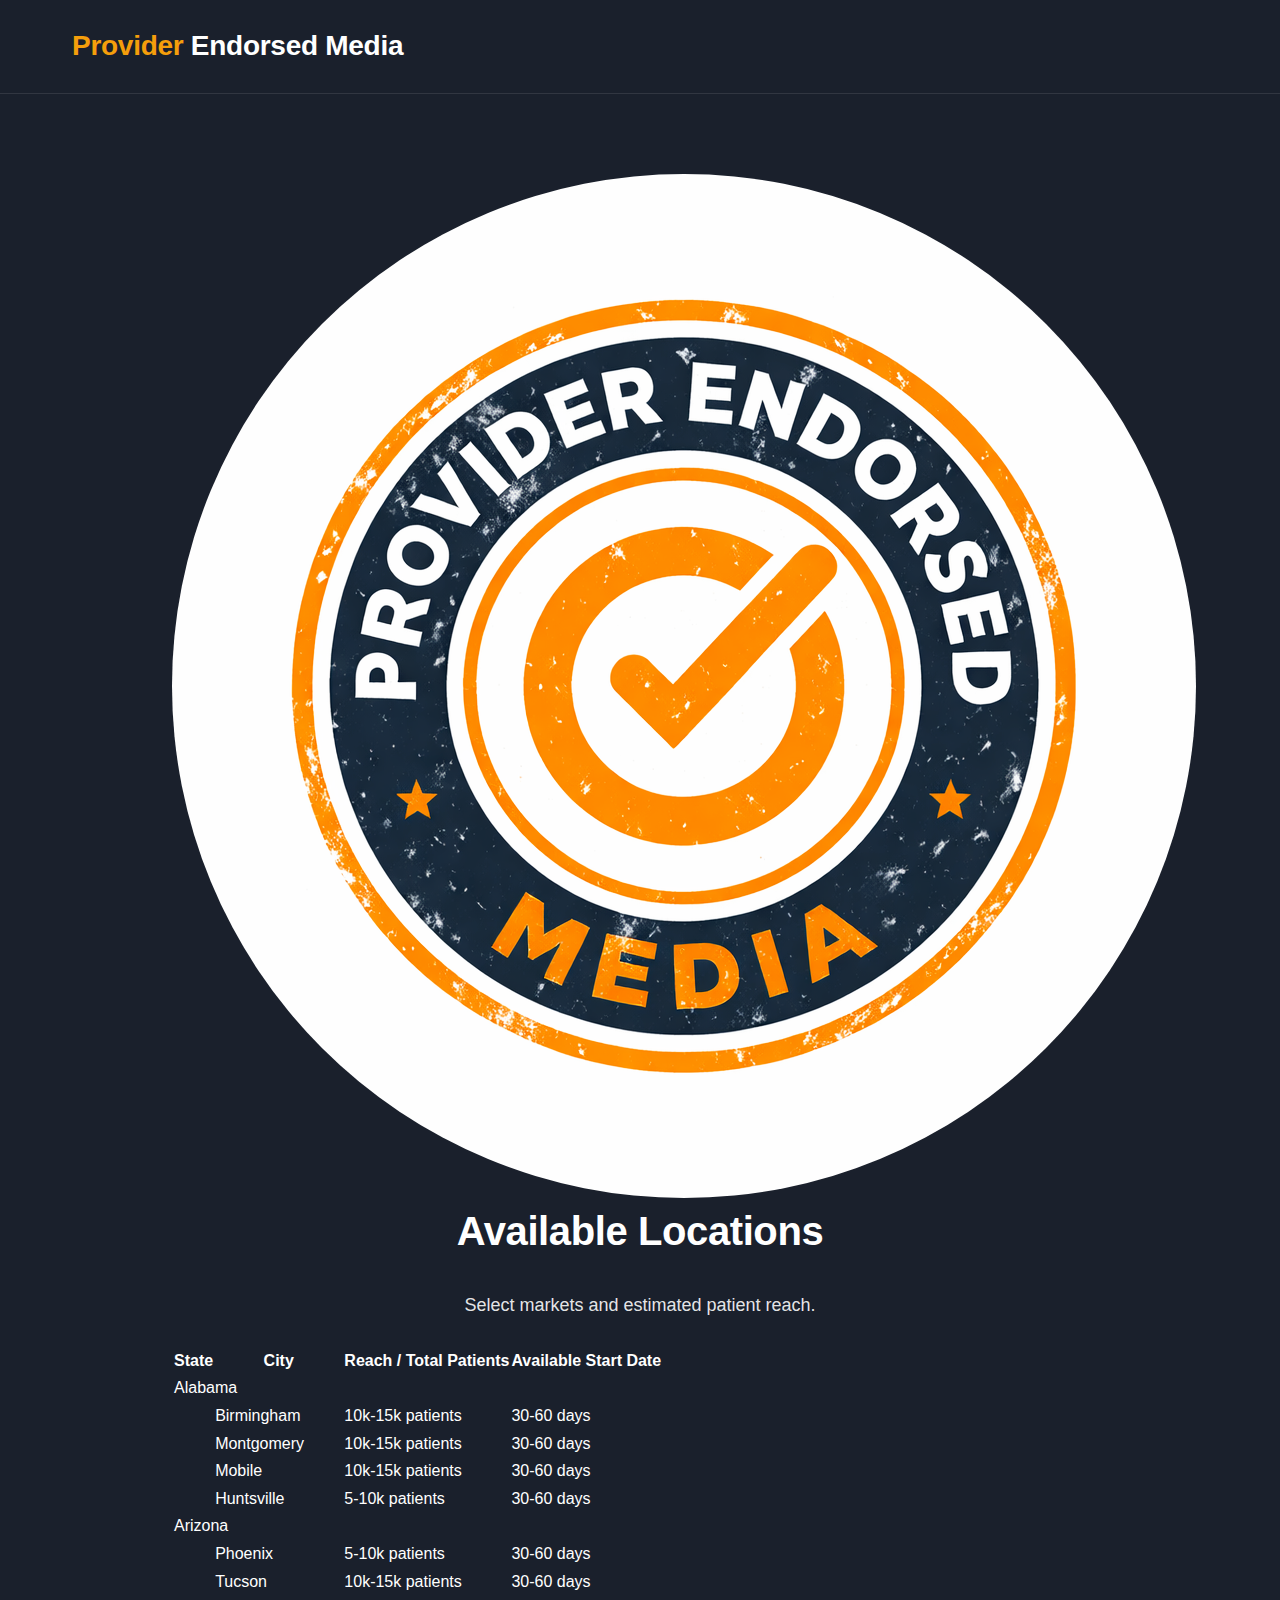
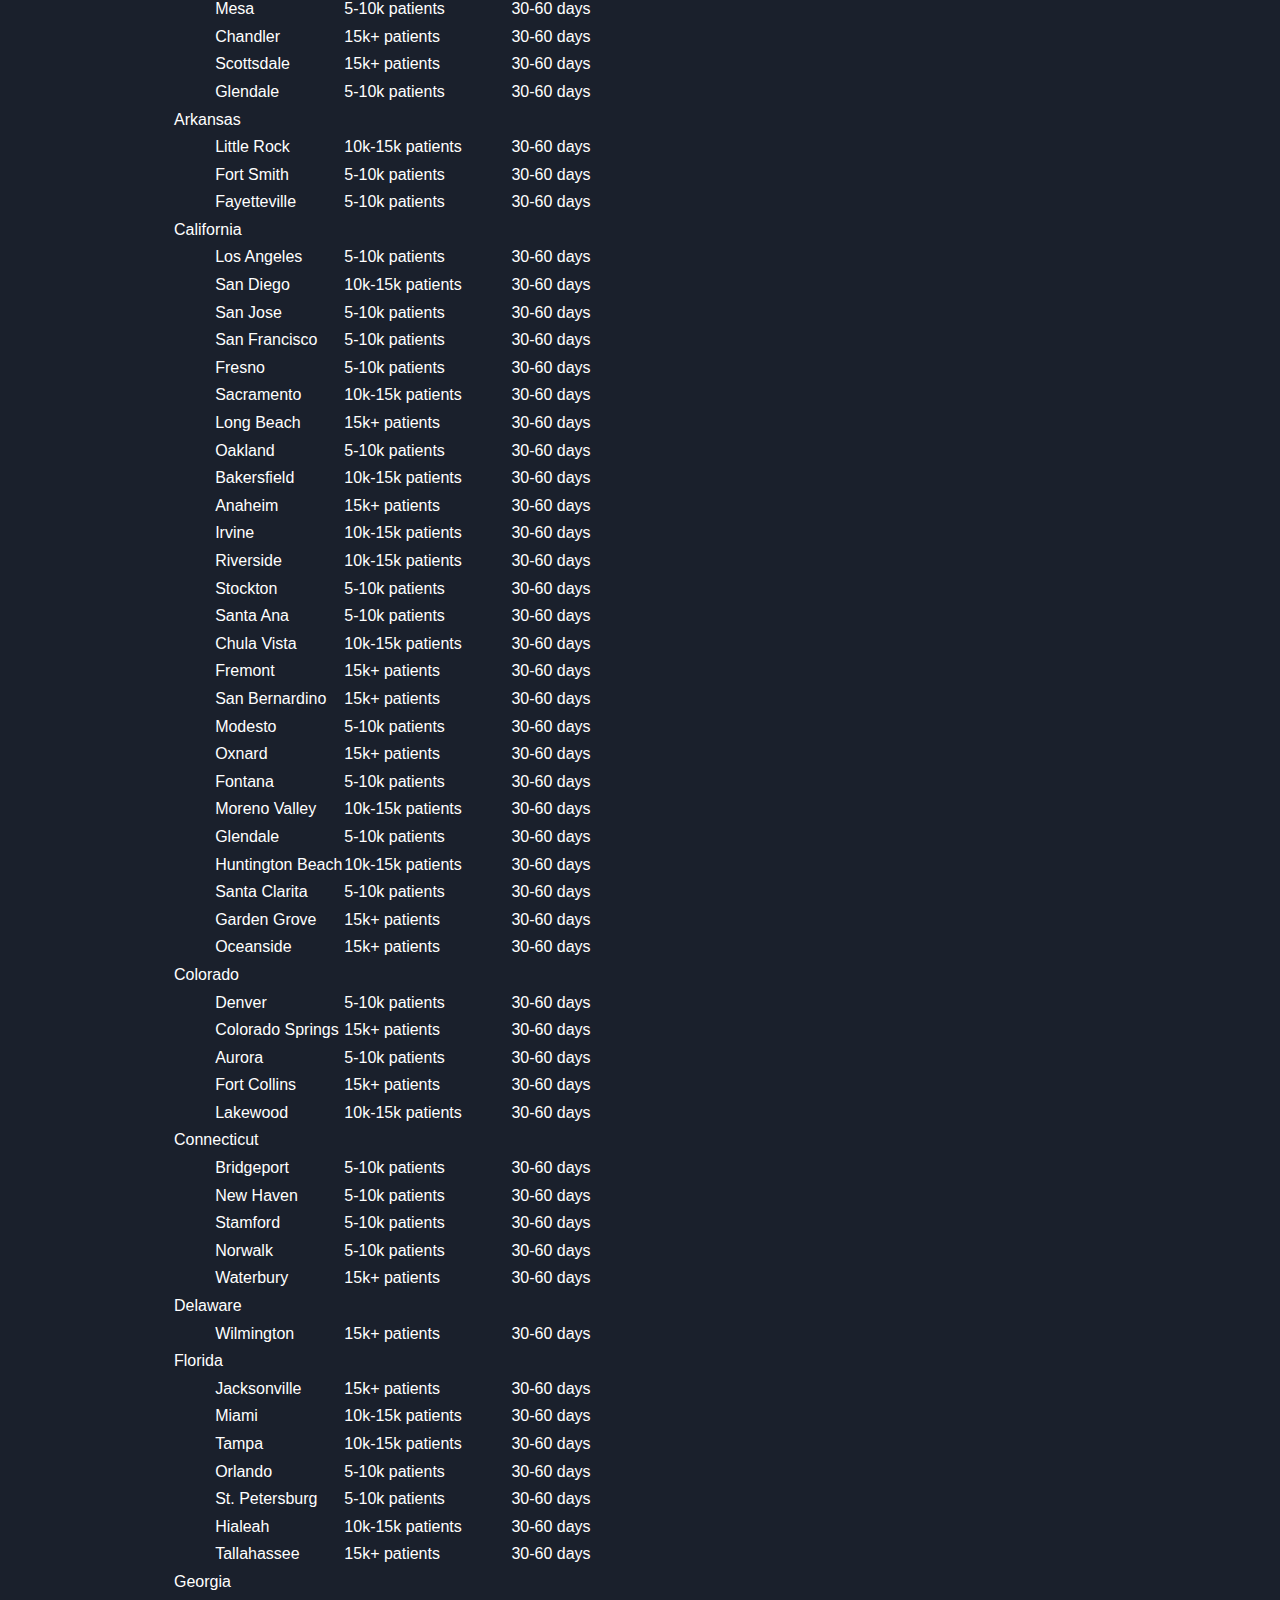
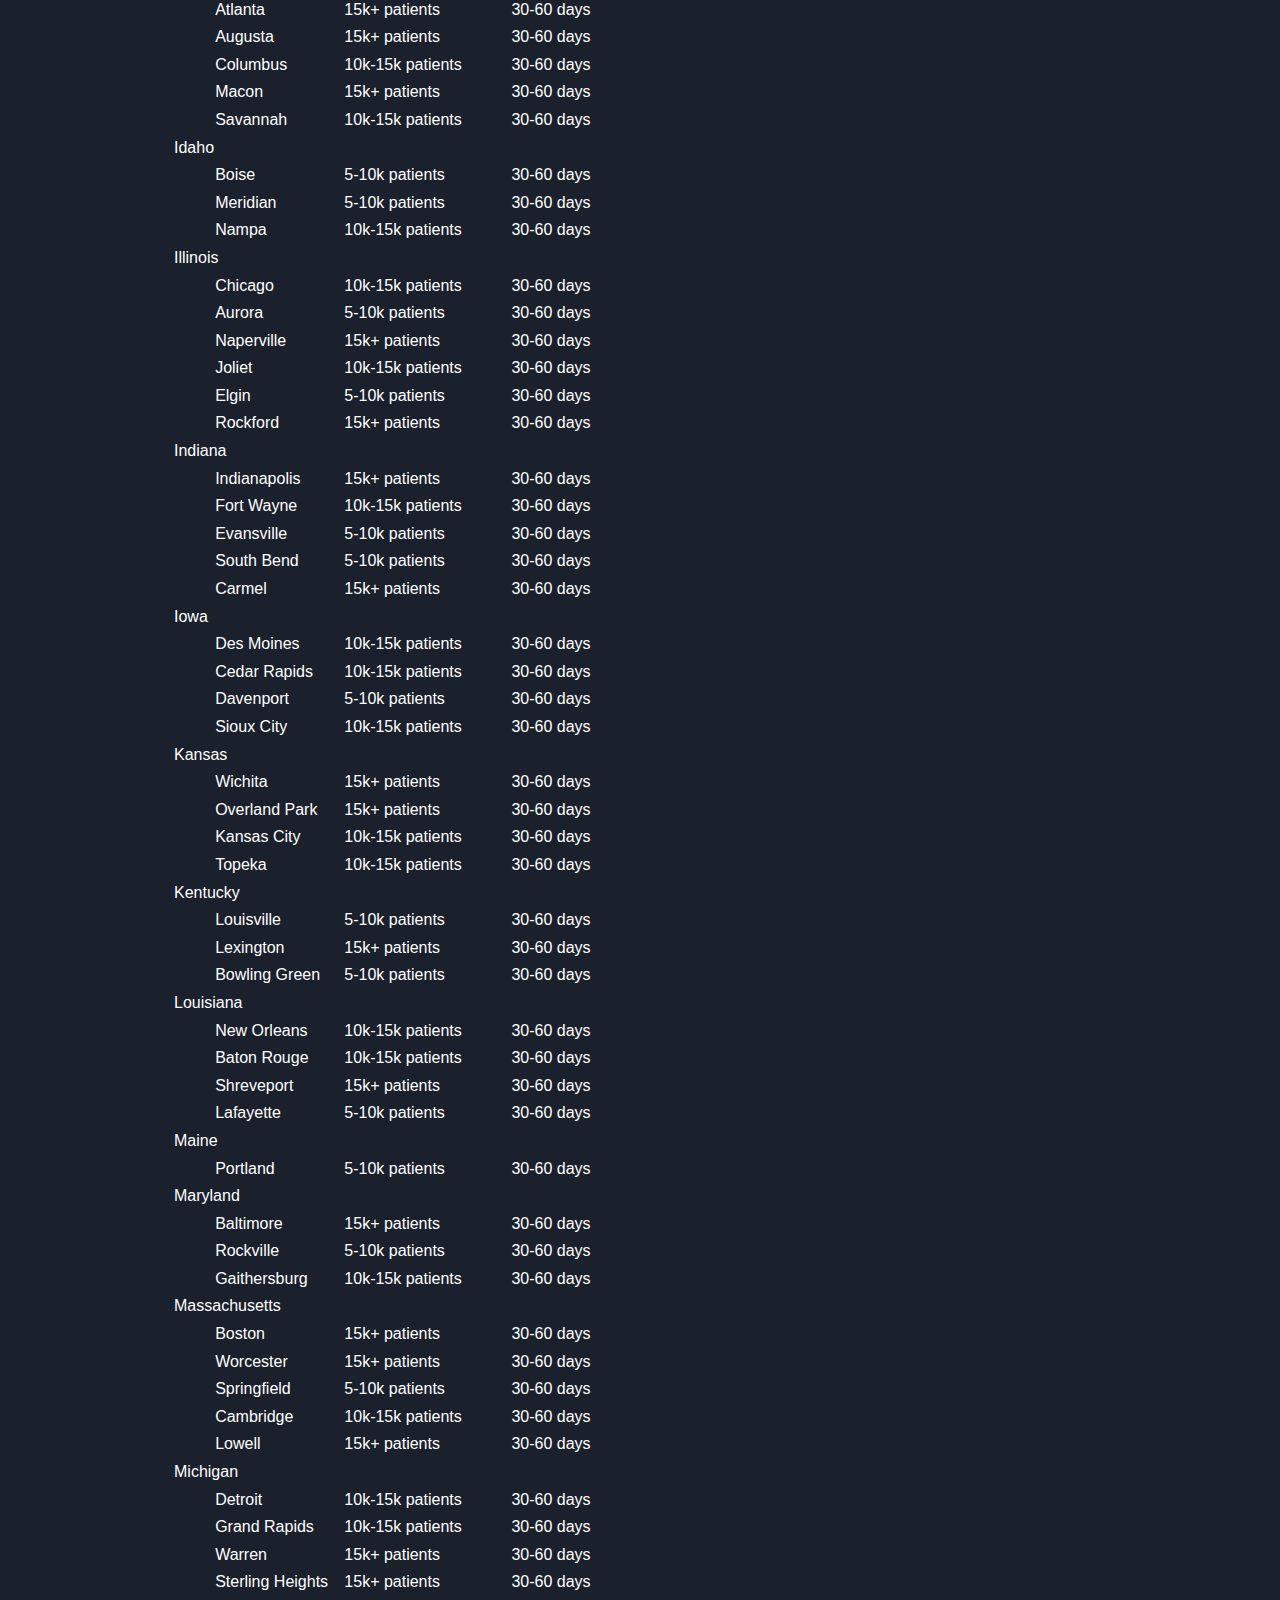
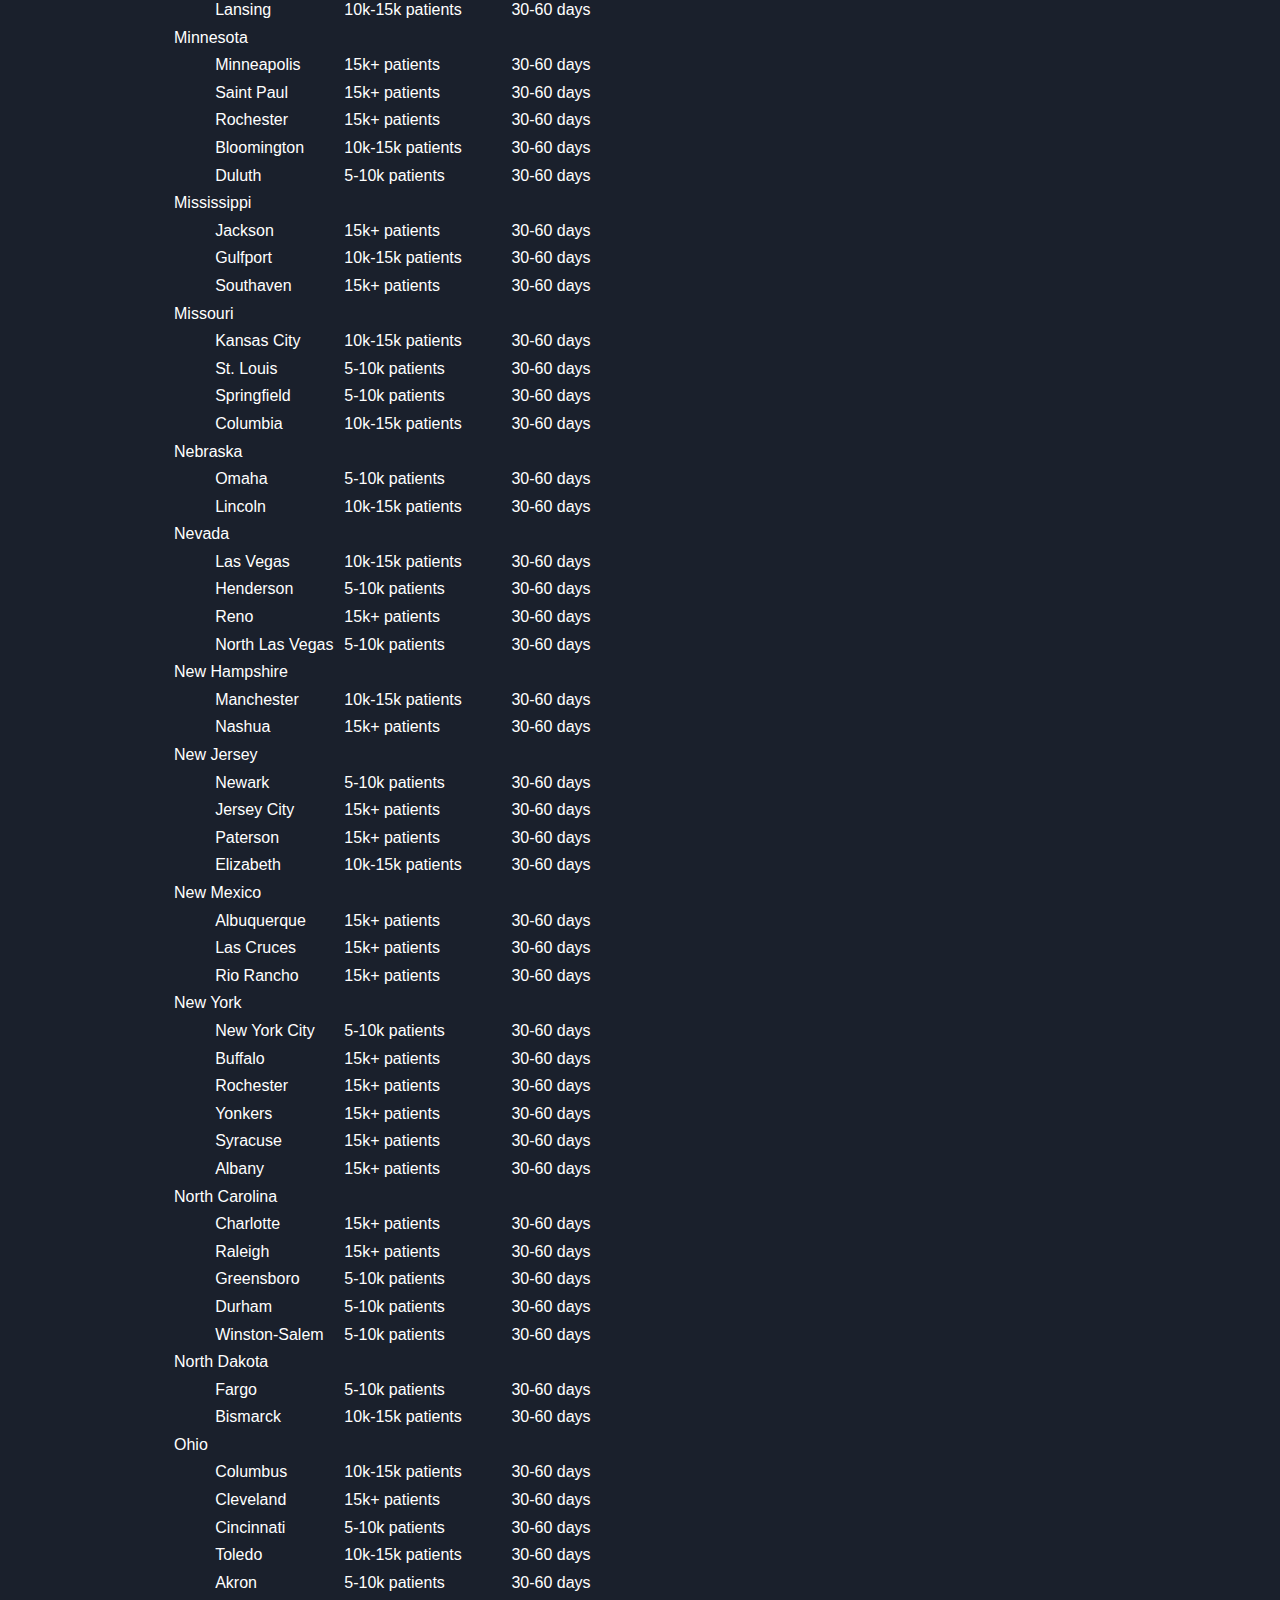
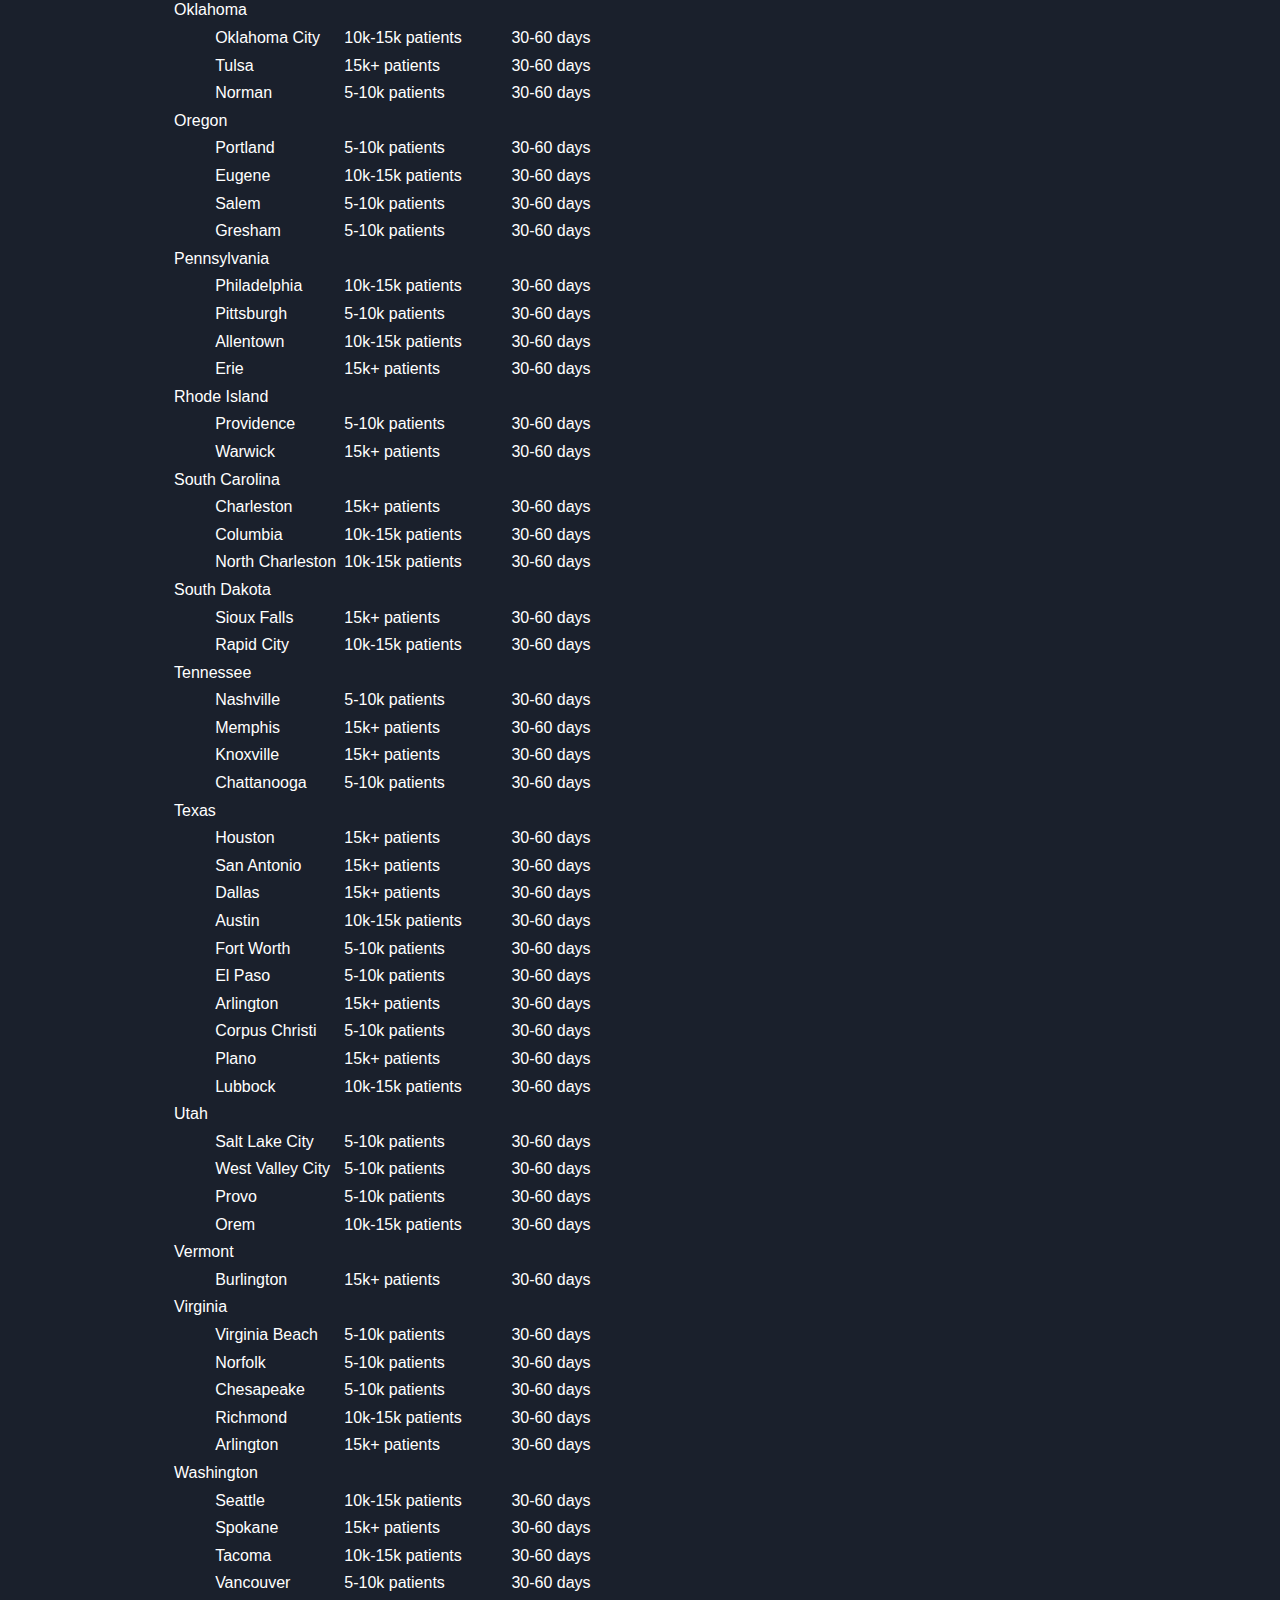
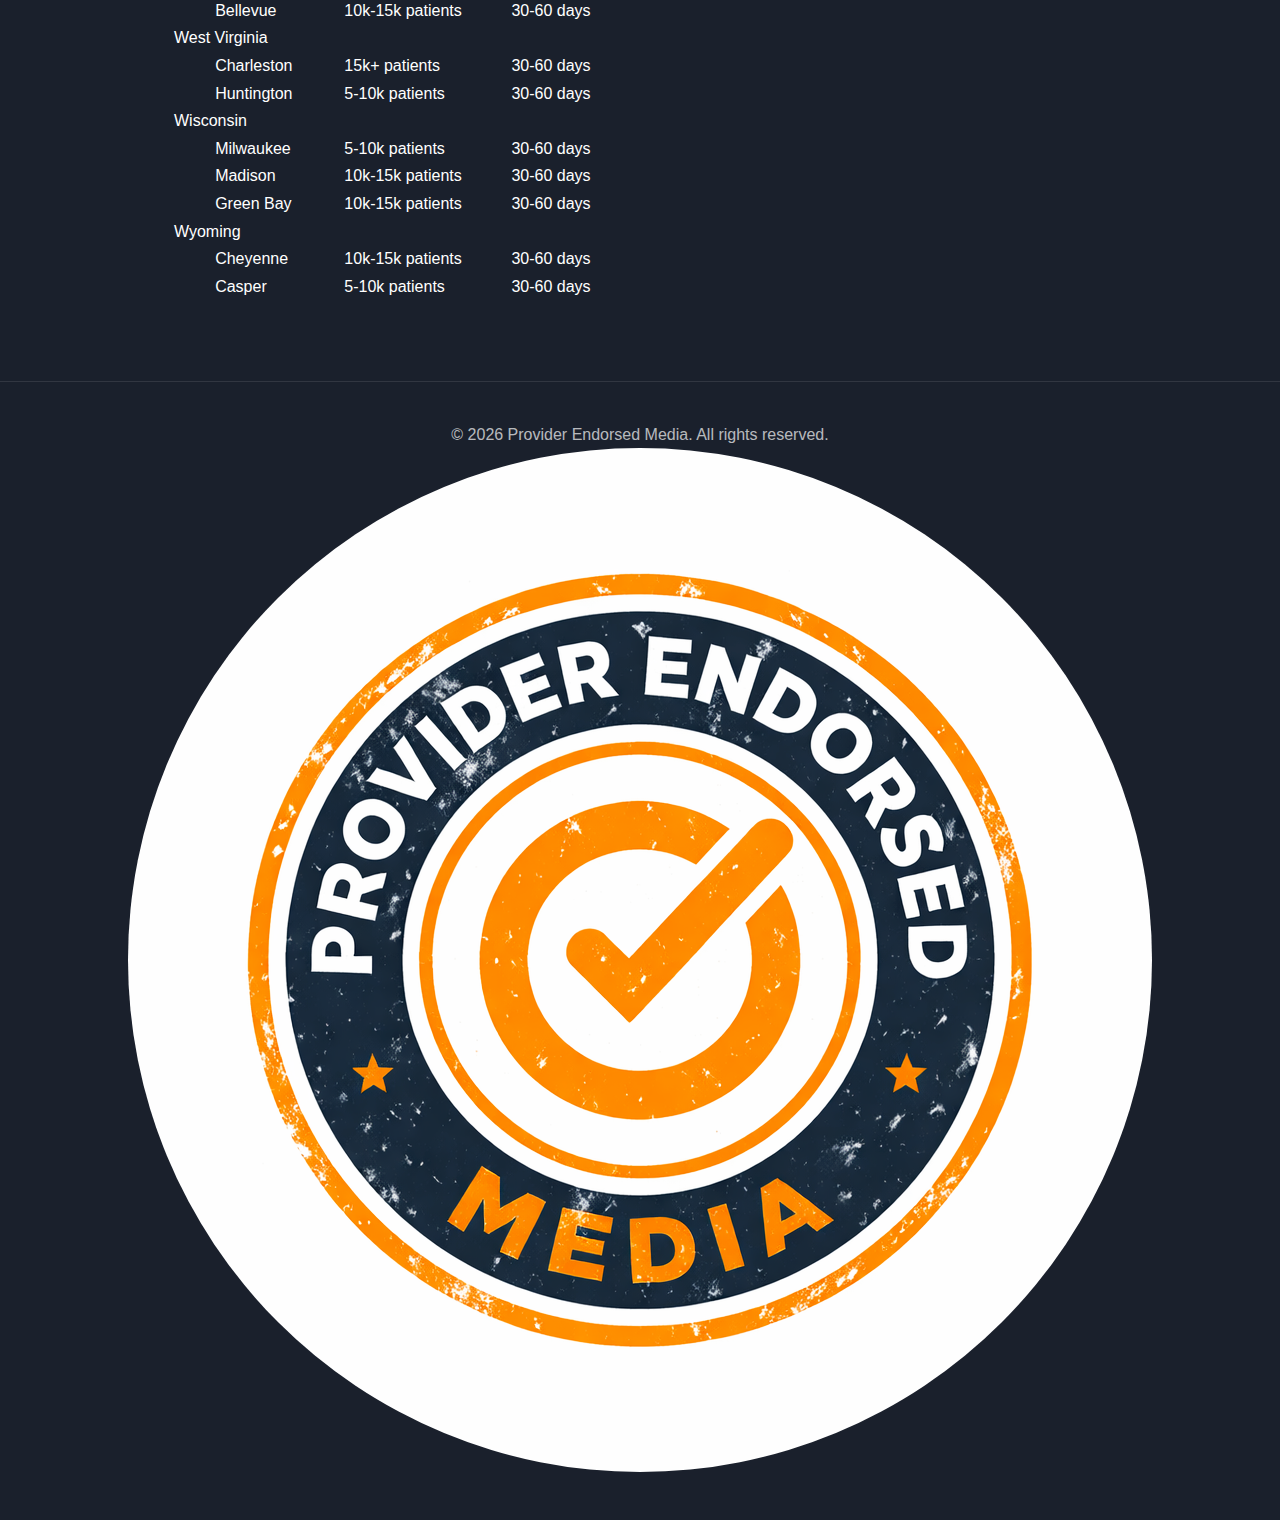
<file: roster.html>
<!DOCTYPE html>
<html lang="en">
  <head>
    <meta charset="utf-8" />
    <meta name="viewport" content="width=device-width, initial-scale=1" />
    <title>Provider Endorsed Media | Roster</title>
    <link rel="stylesheet" href="style.css" />
  </head>
  <body>
    <div class="page roster-page">
      <header>
        <div class="header-content">
          <h1><span class="accent">Provider</span> Endorsed Media</h1>
        </div>
      </header>

      <main>
        <section class="section roster-section">
          <div class="container">
            <img class="hero-logo" src="provider_endorsed_media_logo.svg" alt="Provider Endorsed Media logo" />
            <h2 class="section-title">Available Locations</h2>
            <p class="section-text">Select markets and estimated patient reach.</p>

            <div class="roster-table-wrapper">
              <table class="roster-table">
                <thead>
                  <tr>
                    <th>State</th>
                    <th>City</th>
                    <th>Reach / Total Patients</th>
                    <th>Available Start Date</th>
                  </tr>
                </thead>
                <tbody>
                  <!-- ALABAMA -->
                  <tr class="roster-state"><td colspan="3">Alabama</td></tr>
                  <tr><td></td><td>Birmingham</td><td>5,000–15,000 patients</td></tr>
                  <tr><td></td><td>Montgomery</td><td>5,000–15,000 patients</td></tr>
                  <tr><td></td><td>Mobile</td><td>5,000–15,000 patients</td></tr>
                  <tr><td></td><td>Huntsville</td><td>5,000–15,000 patients</td></tr>

                  <!-- ARIZONA -->
                  <tr class="roster-state"><td colspan="3">Arizona</td></tr>
                  <tr><td></td><td>Phoenix</td><td>5,000–15,000 patients</td></tr>
                  <tr><td></td><td>Tucson</td><td>5,000–15,000 patients</td></tr>
                  <tr><td></td><td>Mesa</td><td>5,000–15,000 patients</td></tr>
                  <tr><td></td><td>Chandler</td><td>5,000–15,000 patients</td></tr>
                  <tr><td></td><td>Scottsdale</td><td>5,000–15,000 patients</td></tr>
                  <tr><td></td><td>Glendale</td><td>5,000–15,000 patients</td></tr>

                  <!-- ARKANSAS -->
                  <tr class="roster-state"><td colspan="3">Arkansas</td></tr>
                  <tr><td></td><td>Little Rock</td><td>5,000–15,000 patients</td></tr>
                  <tr><td></td><td>Fort Smith</td><td>5,000–15,000 patients</td></tr>
                  <tr><td></td><td>Fayetteville</td><td>5,000–15,000 patients</td></tr>

                  <!-- CALIFORNIA -->
                  <tr class="roster-state"><td colspan="3">California</td></tr>
                  <tr><td></td><td>Los Angeles</td><td>5,000–15,000 patients</td></tr>
                  <tr><td></td><td>San Diego</td><td>5,000–15,000 patients</td></tr>
                  <tr><td></td><td>San Jose</td><td>5,000–15,000 patients</td></tr>
                  <tr><td></td><td>San Francisco</td><td>5,000–15,000 patients</td></tr>
                  <tr><td></td><td>Fresno</td><td>5,000–15,000 patients</td></tr>
                  <tr><td></td><td>Sacramento</td><td>5,000–15,000 patients</td></tr>
                  <tr><td></td><td>Long Beach</td><td>5,000–15,000 patients</td></tr>
                  <tr><td></td><td>Oakland</td><td>5,000–15,000 patients</td></tr>
                  <tr><td></td><td>Bakersfield</td><td>5,000–15,000 patients</td></tr>
                  <tr><td></td><td>Anaheim</td><td>5,000–15,000 patients</td></tr>
                  <tr><td></td><td>Irvine</td><td>5,000–15,000 patients</td></tr>
                  <tr><td></td><td>Riverside</td><td>5,000–15,000 patients</td></tr>
                  <tr><td></td><td>Stockton</td><td>5,000–15,000 patients</td></tr>
                  <tr><td></td><td>Santa Ana</td><td>5,000–15,000 patients</td></tr>
                  <tr><td></td><td>Chula Vista</td><td>5,000–15,000 patients</td></tr>
                  <tr><td></td><td>Fremont</td><td>5,000–15,000 patients</td></tr>
                  <tr><td></td><td>San Bernardino</td><td>5,000–15,000 patients</td></tr>
                  <tr><td></td><td>Modesto</td><td>5,000–15,000 patients</td></tr>
                  <tr><td></td><td>Oxnard</td><td>5,000–15,000 patients</td></tr>
                  <tr><td></td><td>Fontana</td><td>5,000–15,000 patients</td></tr>
                  <tr><td></td><td>Moreno Valley</td><td>5,000–15,000 patients</td></tr>
                  <tr><td></td><td>Glendale</td><td>5,000–15,000 patients</td></tr>
                  <tr><td></td><td>Huntington Beach</td><td>5,000–15,000 patients</td></tr>
                  <tr><td></td><td>Santa Clarita</td><td>5,000–15,000 patients</td></tr>
                  <tr><td></td><td>Garden Grove</td><td>5,000–15,000 patients</td></tr>
                  <tr><td></td><td>Oceanside</td><td>5,000–15,000 patients</td></tr>

                  <!-- COLORADO -->
                  <tr class="roster-state"><td colspan="3">Colorado</td></tr>
                  <tr><td></td><td>Denver</td><td>5,000–15,000 patients</td></tr>
                  <tr><td></td><td>Colorado Springs</td><td>5,000–15,000 patients</td></tr>
                  <tr><td></td><td>Aurora</td><td>5,000–15,000 patients</td></tr>
                  <tr><td></td><td>Fort Collins</td><td>5,000–15,000 patients</td></tr>
                  <tr><td></td><td>Lakewood</td><td>5,000–15,000 patients</td></tr>

                  <!-- CONNECTICUT -->
                  <tr class="roster-state"><td colspan="3">Connecticut</td></tr>
                  <tr><td></td><td>Bridgeport</td><td>5,000–15,000 patients</td></tr>
                  <tr><td></td><td>New Haven</td><td>5,000–15,000 patients</td></tr>
                  <tr><td></td><td>Stamford</td><td>5,000–15,000 patients</td></tr>
                  <tr><td></td><td>Norwalk</td><td>5,000–15,000 patients</td></tr>
                  <tr><td></td><td>Waterbury</td><td>5,000–15,000 patients</td></tr>

                  <!-- DELAWARE -->
                  <tr class="roster-state"><td colspan="3">Delaware</td></tr>
                  <tr><td></td><td>Wilmington</td><td>5,000–15,000 patients</td></tr>

                  <!-- FLORIDA -->
                  <tr class="roster-state"><td colspan="3">Florida</td></tr>
                  <tr><td></td><td>Jacksonville</td><td>5,000–15,000 patients</td></tr>
                  <tr><td></td><td>Miami</td><td>5,000–15,000 patients</td></tr>
                  <tr><td></td><td>Tampa</td><td>5,000–15,000 patients</td></tr>
                  <tr><td></td><td>Orlando</td><td>5,000–15,000 patients</td></tr>
                  <tr><td></td><td>St. Petersburg</td><td>5,000–15,000 patients</td></tr>
                  <tr><td></td><td>Hialeah</td><td>5,000–15,000 patients</td></tr>
                  <tr><td></td><td>Tallahassee</td><td>5,000–15,000 patients</td></tr>

                  <!-- GEORGIA -->
                  <tr class="roster-state"><td colspan="3">Georgia</td></tr>
                  <tr><td></td><td>Atlanta</td><td>5,000–15,000 patients</td></tr>
                  <tr><td></td><td>Augusta</td><td>5,000–15,000 patients</td></tr>
                  <tr><td></td><td>Columbus</td><td>5,000–15,000 patients</td></tr>
                  <tr><td></td><td>Macon</td><td>5,000–15,000 patients</td></tr>
                  <tr><td></td><td>Savannah</td><td>5,000–15,000 patients</td></tr>

                  <!-- IDAHO -->
                  <tr class="roster-state"><td colspan="3">Idaho</td></tr>
                  <tr><td></td><td>Boise</td><td>5,000–15,000 patients</td></tr>
                  <tr><td></td><td>Meridian</td><td>5,000–15,000 patients</td></tr>
                  <tr><td></td><td>Nampa</td><td>5,000–15,000 patients</td></tr>

                  <!-- ILLINOIS -->
                  <tr class="roster-state"><td colspan="3">Illinois</td></tr>
                  <tr><td></td><td>Chicago</td><td>5,000–15,000 patients</td></tr>
                  <tr><td></td><td>Aurora</td><td>5,000–15,000 patients</td></tr>
                  <tr><td></td><td>Naperville</td><td>5,000–15,000 patients</td></tr>
                  <tr><td></td><td>Joliet</td><td>5,000–15,000 patients</td></tr>
                  <tr><td></td><td>Elgin</td><td>5,000–15,000 patients</td></tr>
                  <tr><td></td><td>Rockford</td><td>5,000–15,000 patients</td></tr>

                  <!-- INDIANA -->
                  <tr class="roster-state"><td colspan="3">Indiana</td></tr>
                  <tr><td></td><td>Indianapolis</td><td>5,000–15,000 patients</td></tr>
                  <tr><td></td><td>Fort Wayne</td><td>5,000–15,000 patients</td></tr>
                  <tr><td></td><td>Evansville</td><td>5,000–15,000 patients</td></tr>
                  <tr><td></td><td>South Bend</td><td>5,000–15,000 patients</td></tr>
                  <tr><td></td><td>Carmel</td><td>5,000–15,000 patients</td></tr>

                  <!-- IOWA -->
                  <tr class="roster-state"><td colspan="3">Iowa</td></tr>
                  <tr><td></td><td>Des Moines</td><td>5,000–15,000 patients</td></tr>
                  <tr><td></td><td>Cedar Rapids</td><td>5,000–15,000 patients</td></tr>
                  <tr><td></td><td>Davenport</td><td>5,000–15,000 patients</td></tr>
                  <tr><td></td><td>Sioux City</td><td>5,000–15,000 patients</td></tr>

                  <!-- KANSAS -->
                  <tr class="roster-state"><td colspan="3">Kansas</td></tr>
                  <tr><td></td><td>Wichita</td><td>5,000–15,000 patients</td></tr>
                  <tr><td></td><td>Overland Park</td><td>5,000–15,000 patients</td></tr>
                  <tr><td></td><td>Kansas City</td><td>5,000–15,000 patients</td></tr>
                  <tr><td></td><td>Topeka</td><td>5,000–15,000 patients</td></tr>

                  <!-- KENTUCKY -->
                  <tr class="roster-state"><td colspan="3">Kentucky</td></tr>
                  <tr><td></td><td>Louisville</td><td>5,000–15,000 patients</td></tr>
                  <tr><td></td><td>Lexington</td><td>5,000–15,000 patients</td></tr>
                  <tr><td></td><td>Bowling Green</td><td>5,000–15,000 patients</td></tr>

                  <!-- LOUISIANA -->
                  <tr class="roster-state"><td colspan="3">Louisiana</td></tr>
                  <tr><td></td><td>New Orleans</td><td>5,000–15,000 patients</td></tr>
                  <tr><td></td><td>Baton Rouge</td><td>5,000–15,000 patients</td></tr>
                  <tr><td></td><td>Shreveport</td><td>5,000–15,000 patients</td></tr>
                  <tr><td></td><td>Lafayette</td><td>5,000–15,000 patients</td></tr>

                  <!-- MAINE -->
                  <tr class="roster-state"><td colspan="3">Maine</td></tr>
                  <tr><td></td><td>Portland</td><td>5,000–15,000 patients</td></tr>

                  <!-- MARYLAND -->
                  <tr class="roster-state"><td colspan="3">Maryland</td></tr>
                  <tr><td></td><td>Baltimore</td><td>5,000–15,000 patients</td></tr>
                  <tr><td></td><td>Rockville</td><td>5,000–15,000 patients</td></tr>
                  <tr><td></td><td>Gaithersburg</td><td>5,000–15,000 patients</td></tr>

                  <!-- MASSACHUSETTS -->
                  <tr class="roster-state"><td colspan="3">Massachusetts</td></tr>
                  <tr><td></td><td>Boston</td><td>5,000–15,000 patients</td></tr>
                  <tr><td></td><td>Worcester</td><td>5,000–15,000 patients</td></tr>
                  <tr><td></td><td>Springfield</td><td>5,000–15,000 patients</td></tr>
                  <tr><td></td><td>Cambridge</td><td>5,000–15,000 patients</td></tr>
                  <tr><td></td><td>Lowell</td><td>5,000–15,000 patients</td></tr>

                  <!-- MICHIGAN -->
                  <tr class="roster-state"><td colspan="3">Michigan</td></tr>
                  <tr><td></td><td>Detroit</td><td>5,000–15,000 patients</td></tr>
                  <tr><td></td><td>Grand Rapids</td><td>5,000–15,000 patients</td></tr>
                  <tr><td></td><td>Warren</td><td>5,000–15,000 patients</td></tr>
                  <tr><td></td><td>Sterling Heights</td><td>5,000–15,000 patients</td></tr>
                  <tr><td></td><td>Lansing</td><td>5,000–15,000 patients</td></tr>

                  <!-- MINNESOTA -->
                  <tr class="roster-state"><td colspan="3">Minnesota</td></tr>
                  <tr><td></td><td>Minneapolis</td><td>5,000–15,000 patients</td></tr>
                  <tr><td></td><td>Saint Paul</td><td>5,000–15,000 patients</td></tr>
                  <tr><td></td><td>Rochester</td><td>5,000–15,000 patients</td></tr>
                  <tr><td></td><td>Bloomington</td><td>5,000–15,000 patients</td></tr>
                  <tr><td></td><td>Duluth</td><td>5,000–15,000 patients</td></tr>

                  <!-- MISSISSIPPI -->
                  <tr class="roster-state"><td colspan="3">Mississippi</td></tr>
                  <tr><td></td><td>Jackson</td><td>5,000–15,000 patients</td></tr>
                  <tr><td></td><td>Gulfport</td><td>5,000–15,000 patients</td></tr>
                  <tr><td></td><td>Southaven</td><td>5,000–15,000 patients</td></tr>

                  <!-- MISSOURI -->
                  <tr class="roster-state"><td colspan="3">Missouri</td></tr>
                  <tr><td></td><td>Kansas City</td><td>5,000–15,000 patients</td></tr>
                  <tr><td></td><td>St. Louis</td><td>5,000–15,000 patients</td></tr>
                  <tr><td></td><td>Springfield</td><td>5,000–15,000 patients</td></tr>
                  <tr><td></td><td>Columbia</td><td>5,000–15,000 patients</td></tr>

                  <!-- NEBRASKA -->
                  <tr class="roster-state"><td colspan="3">Nebraska</td></tr>
                  <tr><td></td><td>Omaha</td><td>5,000–15,000 patients</td></tr>
                  <tr><td></td><td>Lincoln</td><td>5,000–15,000 patients</td></tr>

                  <!-- NEVADA -->
                  <tr class="roster-state"><td colspan="3">Nevada</td></tr>
                  <tr><td></td><td>Las Vegas</td><td>5,000–15,000 patients</td></tr>
                  <tr><td></td><td>Henderson</td><td>5,000–15,000 patients</td></tr>
                  <tr><td></td><td>Reno</td><td>5,000–15,000 patients</td></tr>
                  <tr><td></td><td>North Las Vegas</td><td>5,000–15,000 patients</td></tr>

                  <!-- NEW HAMPSHIRE -->
                  <tr class="roster-state"><td colspan="3">New Hampshire</td></tr>
                  <tr><td></td><td>Manchester</td><td>5,000–15,000 patients</td></tr>
                  <tr><td></td><td>Nashua</td><td>5,000–15,000 patients</td></tr>

                  <!-- NEW JERSEY -->
                  <tr class="roster-state"><td colspan="3">New Jersey</td></tr>
                  <tr><td></td><td>Newark</td><td>5,000–15,000 patients</td></tr>
                  <tr><td></td><td>Jersey City</td><td>5,000–15,000 patients</td></tr>
                  <tr><td></td><td>Paterson</td><td>5,000–15,000 patients</td></tr>
                  <tr><td></td><td>Elizabeth</td><td>5,000–15,000 patients</td></tr>

                  <!-- NEW MEXICO -->
                  <tr class="roster-state"><td colspan="3">New Mexico</td></tr>
                  <tr><td></td><td>Albuquerque</td><td>5,000–15,000 patients</td></tr>
                  <tr><td></td><td>Las Cruces</td><td>5,000–15,000 patients</td></tr>
                  <tr><td></td><td>Rio Rancho</td><td>5,000–15,000 patients</td></tr>

                  <!-- NEW YORK -->
                  <tr class="roster-state"><td colspan="3">New York</td></tr>
                  <tr><td></td><td>New York City</td><td>5,000–15,000 patients</td></tr>
                  <tr><td></td><td>Buffalo</td><td>5,000–15,000 patients</td></tr>
                  <tr><td></td><td>Rochester</td><td>5,000–15,000 patients</td></tr>
                  <tr><td></td><td>Yonkers</td><td>5,000–15,000 patients</td></tr>
                  <tr><td></td><td>Syracuse</td><td>5,000–15,000 patients</td></tr>
                  <tr><td></td><td>Albany</td><td>5,000–15,000 patients</td></tr>

                  <!-- NORTH CAROLINA -->
                  <tr class="roster-state"><td colspan="3">North Carolina</td></tr>
                  <tr><td></td><td>Charlotte</td><td>5,000–15,000 patients</td></tr>
                  <tr><td></td><td>Raleigh</td><td>5,000–15,000 patients</td></tr>
                  <tr><td></td><td>Greensboro</td><td>5,000–15,000 patients</td></tr>
                  <tr><td></td><td>Durham</td><td>5,000–15,000 patients</td></tr>
                  <tr><td></td><td>Winston-Salem</td><td>5,000–15,000 patients</td></tr>

                  <!-- NORTH DAKOTA -->
                  <tr class="roster-state"><td colspan="3">North Dakota</td></tr>
                  <tr><td></td><td>Fargo</td><td>5,000–15,000 patients</td></tr>
                  <tr><td></td><td>Bismarck</td><td>5,000–15,000 patients</td></tr>

                  <!-- OHIO -->
                  <tr class="roster-state"><td colspan="3">Ohio</td></tr>
                  <tr><td></td><td>Columbus</td><td>5,000–15,000 patients</td></tr>
                  <tr><td></td><td>Cleveland</td><td>5,000–15,000 patients</td></tr>
                  <tr><td></td><td>Cincinnati</td><td>5,000–15,000 patients</td></tr>
                  <tr><td></td><td>Toledo</td><td>5,000–15,000 patients</td></tr>
                  <tr><td></td><td>Akron</td><td>5,000–15,000 patients</td></tr>

                  <!-- OKLAHOMA -->
                  <tr class="roster-state"><td colspan="3">Oklahoma</td></tr>
                  <tr><td></td><td>Oklahoma City</td><td>5,000–15,000 patients</td></tr>
                  <tr><td></td><td>Tulsa</td><td>5,000–15,000 patients</td></tr>
                  <tr><td></td><td>Norman</td><td>5,000–15,000 patients</td></tr>

                  <!-- OREGON -->
                  <tr class="roster-state"><td colspan="3">Oregon</td></tr>
                  <tr><td></td><td>Portland</td><td>5,000–15,000 patients</td></tr>
                  <tr><td></td><td>Eugene</td><td>5,000–15,000 patients</td></tr>
                  <tr><td></td><td>Salem</td><td>5,000–15,000 patients</td></tr>
                  <tr><td></td><td>Gresham</td><td>5,000–15,000 patients</td></tr>

                  <!-- PENNSYLVANIA -->
                  <tr class="roster-state"><td colspan="3">Pennsylvania</td></tr>
                  <tr><td></td><td>Philadelphia</td><td>5,000–15,000 patients</td></tr>
                  <tr><td></td><td>Pittsburgh</td><td>5,000–15,000 patients</td></tr>
                  <tr><td></td><td>Allentown</td><td>5,000–15,000 patients</td></tr>
                  <tr><td></td><td>Erie</td><td>5,000–15,000 patients</td></tr>

                  <!-- RHODE ISLAND -->
                  <tr class="roster-state"><td colspan="3">Rhode Island</td></tr>
                  <tr><td></td><td>Providence</td><td>5,000–15,000 patients</td></tr>
                  <tr><td></td><td>Warwick</td><td>5,000–15,000 patients</td></tr>

                  <!-- SOUTH CAROLINA -->
                  <tr class="roster-state"><td colspan="3">South Carolina</td></tr>
                  <tr><td></td><td>Charleston</td><td>5,000–15,000 patients</td></tr>
                  <tr><td></td><td>Columbia</td><td>5,000–15,000 patients</td></tr>
                  <tr><td></td><td>North Charleston</td><td>5,000–15,000 patients</td></tr>

                  <!-- SOUTH DAKOTA -->
                  <tr class="roster-state"><td colspan="3">South Dakota</td></tr>
                  <tr><td></td><td>Sioux Falls</td><td>5,000–15,000 patients</td></tr>
                  <tr><td></td><td>Rapid City</td><td>5,000–15,000 patients</td></tr>

                  <!-- TENNESSEE -->
                  <tr class="roster-state"><td colspan="3">Tennessee</td></tr>
                  <tr><td></td><td>Nashville</td><td>5,000–15,000 patients</td></tr>
                  <tr><td></td><td>Memphis</td><td>5,000–15,000 patients</td></tr>
                  <tr><td></td><td>Knoxville</td><td>5,000–15,000 patients</td></tr>
                  <tr><td></td><td>Chattanooga</td><td>5,000–15,000 patients</td></tr>

                  <!-- TEXAS -->
                  <tr class="roster-state"><td colspan="3">Texas</td></tr>
                  <tr><td></td><td>Houston</td><td>5,000–15,000 patients</td></tr>
                  <tr><td></td><td>San Antonio</td><td>5,000–15,000 patients</td></tr>
                  <tr><td></td><td>Dallas</td><td>5,000–15,000 patients</td></tr>
                  <tr><td></td><td>Austin</td><td>5,000–15,000 patients</td></tr>
                  <tr><td></td><td>Fort Worth</td><td>5,000–15,000 patients</td></tr>
                  <tr><td></td><td>El Paso</td><td>5,000–15,000 patients</td></tr>
                  <tr><td></td><td>Arlington</td><td>5,000–15,000 patients</td></tr>
                  <tr><td></td><td>Corpus Christi</td><td>5,000–15,000 patients</td></tr>
                  <tr><td></td><td>Plano</td><td>5,000–15,000 patients</td></tr>
                  <tr><td></td><td>Lubbock</td><td>5,000–15,000 patients</td></tr>

                  <!-- UTAH -->
                  <tr class="roster-state"><td colspan="3">Utah</td></tr>
                  <tr><td></td><td>Salt Lake City</td><td>5,000–15,000 patients</td></tr>
                  <tr><td></td><td>West Valley City</td><td>5,000–15,000 patients</td></tr>
                  <tr><td></td><td>Provo</td><td>5,000–15,000 patients</td></tr>
                  <tr><td></td><td>Orem</td><td>5,000–15,000 patients</td></tr>

                  <!-- VERMONT -->
                  <tr class="roster-state"><td colspan="3">Vermont</td></tr>
                  <tr><td></td><td>Burlington</td><td>5,000–15,000 patients</td></tr>

                  <!-- VIRGINIA -->
                  <tr class="roster-state"><td colspan="3">Virginia</td></tr>
                  <tr><td></td><td>Virginia Beach</td><td>5,000–15,000 patients</td></tr>
                  <tr><td></td><td>Norfolk</td><td>5,000–15,000 patients</td></tr>
                  <tr><td></td><td>Chesapeake</td><td>5,000–15,000 patients</td></tr>
                  <tr><td></td><td>Richmond</td><td>5,000–15,000 patients</td></tr>
                  <tr><td></td><td>Arlington</td><td>5,000–15,000 patients</td></tr>

                  <!-- WASHINGTON -->
                  <tr class="roster-state"><td colspan="3">Washington</td></tr>
                  <tr><td></td><td>Seattle</td><td>5,000–15,000 patients</td></tr>
                  <tr><td></td><td>Spokane</td><td>5,000–15,000 patients</td></tr>
                  <tr><td></td><td>Tacoma</td><td>5,000–15,000 patients</td></tr>
                  <tr><td></td><td>Vancouver</td><td>5,000–15,000 patients</td></tr>
                  <tr><td></td><td>Bellevue</td><td>5,000–15,000 patients</td></tr>

                  <!-- WEST VIRGINIA -->
                  <tr class="roster-state"><td colspan="3">West Virginia</td></tr>
                  <tr><td></td><td>Charleston</td><td>5,000–15,000 patients</td></tr>
                  <tr><td></td><td>Huntington</td><td>5,000–15,000 patients</td></tr>

                  <!-- WISCONSIN -->
                  <tr class="roster-state"><td colspan="3">Wisconsin</td></tr>
                  <tr><td></td><td>Milwaukee</td><td>5,000–15,000 patients</td></tr>
                  <tr><td></td><td>Madison</td><td>5,000–15,000 patients</td></tr>
                  <tr><td></td><td>Green Bay</td><td>5,000–15,000 patients</td></tr>

                  <!-- WYOMING -->
                  <tr class="roster-state"><td colspan="3">Wyoming</td></tr>
                  <tr><td></td><td>Cheyenne</td><td>5,000–15,000 patients</td></tr>
                  <tr><td></td><td>Casper</td><td>5,000–15,000 patients</td></tr>
                </tbody>
              </table>
            </div>
          </div>
        </section>
      </main>

      <script>
        (function () {
          const ranges = ["5-10k patients", "10k-15k patients", "15k+ patients"];
          const rows = document.querySelectorAll(".roster-table tbody tr");
          const hash = (str) => {
            let h = 0;
            for (let i = 0; i < str.length; i += 1) {
              h = (h << 5) - h + str.charCodeAt(i);
              h |= 0;
            }
            return Math.abs(h);
          };

          rows.forEach((row) => {
            if (row.classList.contains("roster-state")) return;
            const cells = row.querySelectorAll("td");
            if (cells.length !== 3) return;
            const city = cells[1].textContent.trim();
            if (!city) return;
            const idx = hash(city) % ranges.length;
            cells[2].textContent = ranges[idx];
            const startCell = document.createElement("td");
            startCell.textContent = "30-60 days";
            row.appendChild(startCell);
          });
        })();
      </script>

      <footer>
        <div class="container">
          <p>&copy; 2026 Provider Endorsed Media. All rights reserved.</p>
          <img class="footer-logo" src="provider_endorsed_media_logo.svg" alt="Provider Endorsed Media logo" />
        </div>
      </footer>
    </div>
  </body>
</html>
</file>
<file: style.css>
* {
  box-sizing: border-box;
  margin: 0;
  padding: 0;
}

:root {
  --navy-dark: #1a202c;
  --navy-medium: #2d3748;
  --orange: #f59e0b;
  --orange-dark: #d97706;
  --white: #ffffff;
  --text-light: rgba(255, 255, 255, 0.9);
  --text-muted: rgba(255, 255, 255, 0.7);
}

body {
  font-family: -apple-system, BlinkMacSystemFont, 'Segoe UI', 'Roboto', 'Helvetica Neue', Arial, sans-serif;
  line-height: 1.6;
  color: var(--white);
  background-color: var(--navy-dark);
  -webkit-font-smoothing: antialiased;
}

.page {
  min-height: 100vh;
  display: flex;
  flex-direction: column;
}

/* Header */
header {
  background: var(--navy-dark);
  padding: 1.5rem 0;
  border-bottom: 1px solid rgba(255, 255, 255, 0.1);
}

.header-content {
  max-width: 1200px;
  margin: 0 auto;
  padding: 0 2rem;
}

header h1 {
  font-size: 1.75rem;
  font-weight: 700;
  color: var(--white);
  letter-spacing: -0.01em;
}

header h1 .accent {
  color: var(--orange);
}

/* Navigation */
nav {
  background: var(--navy-dark);
  padding: 0.75rem 0;
  border-bottom: 1px solid rgba(255, 255, 255, 0.1);
}

.nav-content {
  max-width: 1200px;
  margin: 0 auto;
  padding: 0 2rem;
  display: flex;
  justify-content: center;
  gap: 2.5rem;
  flex-wrap: wrap;
}

nav a {
  color: var(--text-light);
  text-decoration: none;
  font-weight: 500;
  font-size: 0.9375rem;
  text-transform: uppercase;
  letter-spacing: 0.5px;
  transition: color 0.2s ease;
}

nav a:hover {
  color: var(--orange);
  text-decoration: none;
}

/* Container */
.container {
  max-width: 1000px;
  margin: 0 auto;
  padding: 0 2rem;
}

/* Hero Section */
.hero {
  background: var(--navy-dark);
  padding: 6rem 0 2rem 0;
  text-align: center;
}

.hero-title {
  font-size: 3.5rem;
  font-weight: 700;
  color: var(--text-light);
  margin-bottom: 2rem;
  line-height: 1.2;
  letter-spacing: -0.02em;
}

.hero-accent {
  color: var(--orange);
}

.hero-description {
  font-size: 1.25rem;
  color: var(--text-light);
  margin-bottom: 0;
  max-width: 800px;
  margin-left: auto;
  margin-right: auto;
  line-height: 1.8;
}

/* Trust Section */
.trust-section {
  background: var(--navy-dark);
  padding: 2rem 0 1.5rem 0;
  border-top: none;
  border-bottom: 1px solid rgba(255, 255, 255, 0.1);
}

.trust-box {
  background: var(--navy-medium);
  border: 2px solid rgba(245, 158, 11, 0.3);
  border-radius: 12px;
  padding: 2rem;
  display: flex;
  flex-wrap: wrap;
  gap: 1.5rem;
  justify-content: center;
  align-items: center;
  max-width: 900px;
  margin: 0 auto;
}

.trust-badge {
  color: var(--white);
  font-weight: 500;
  font-size: 0.875rem;
  text-transform: uppercase;
  letter-spacing: 0.5px;
}

/* Sections */
.section {
  padding: 5rem 0;
  background: var(--navy-dark);
}

.section:nth-child(even) {
  background: var(--navy-medium);
}

.section-title {
  font-size: 2.5rem;
  font-weight: 700;
  color: var(--white);
  margin-bottom: 2rem;
  line-height: 1.3;
  letter-spacing: -0.01em;
  text-align: center;
}

.section-title .highlight {
  color: var(--orange);
}

.section-text {
  font-size: 1.125rem;
  color: var(--text-light);
  margin-bottom: 1.5rem;
  line-height: 1.8;
  text-align: center;
}

.section-text.emphasis {
  font-size: 1.5rem;
  font-weight: 600;
  color: var(--orange);
  margin-top: 2rem;
  line-height: 1.6;
  text-align: center;
}

/* Network Section */
.network-section {
  background: var(--navy-medium);
}

.network-grid {
  display: grid;
  grid-template-columns: repeat(auto-fit, minmax(300px, 1fr));
  gap: 2rem;
  margin: 3rem 0;
}

.network-item {
  background: var(--navy-dark);
  padding: 3rem 2rem;
  border-radius: 12px;
  text-align: center;
  border: 2px solid rgba(245, 158, 11, 0.3);
}

.network-number {
  font-size: 3rem;
  font-weight: 800;
  color: var(--white);
  margin-bottom: 0.5rem;
  line-height: 1;
  display: block;
}

.network-label {
  font-size: 3rem;
  font-weight: 800;
  color: var(--white);
  line-height: 1;
}

.network-note {
  text-align: center;
  font-style: italic;
  color: var(--text-muted);
  margin-top: 2rem;
  font-size: 1rem;
}

/* Steps */
.steps {
  display: flex;
  flex-direction: column;
  gap: 2rem;
  margin-top: 3rem;
}

.step {
  display: flex;
  gap: 2rem;
  align-items: flex-start;
  padding: 2.5rem;
  background: var(--navy-medium);
  border-radius: 12px;
  border-left: 5px solid var(--orange);
}

.step-number {
  flex-shrink: 0;
  width: 70px;
  height: 70px;
  background: var(--orange);
  color: var(--white);
  border-radius: 12px;
  display: flex;
  align-items: center;
  justify-content: center;
  font-size: 2rem;
  font-weight: 800;
}

.step-content {
  flex: 1;
}

.step-title {
  font-size: 1.5rem;
  font-weight: 700;
  color: var(--white);
  margin-bottom: 1rem;
}

.step-text {
  font-size: 1.125rem;
  color: var(--text-light);
  margin-bottom: 1rem;
  line-height: 1.8;
}

.step-list {
  list-style: none;
  padding-left: 0;
  margin: 1rem 0;
}

.step-list li {
  padding: 0.5rem 0;
  padding-left: 1.5rem;
  position: relative;
  color: var(--text-light);
  font-size: 1.125rem;
}

.step-list li::before {
  content: "•";
  position: absolute;
  left: 0;
  color: var(--orange);
  font-weight: bold;
  font-size: 1.25rem;
}

/* Lists */
.placement-list,
.advertiser-list,
.media-kit-list {
  list-style: none;
  padding-left: 0;
  margin: 2rem 0;
}

.placement-list li,
.advertiser-list li,
.media-kit-list li {
  padding: 1rem 0;
  padding-left: 2rem;
  position: relative;
  font-size: 1.125rem;
  color: var(--text-light);
  border-bottom: 1px solid rgba(255, 255, 255, 0.1);
}

.placement-list li:last-child,
.advertiser-list li:last-child,
.media-kit-list li:last-child {
  border-bottom: none;
}

.placement-list li::before,
.advertiser-list li::before,
.media-kit-list li::before {
  content: "→";
  position: absolute;
  left: 0;
  color: var(--orange);
  font-weight: bold;
}

/* Compliance Section */
.compliance-section {
  background: var(--navy-medium);
}

.compliance-list {
  list-style: none;
  padding-left: 0;
  margin: 2rem 0;
  display: grid;
  grid-template-columns: repeat(auto-fit, minmax(280px, 1fr));
  gap: 1.5rem;
}

.compliance-list li {
  padding: 1.75rem;
  padding-left: 3.5rem;
  position: relative;
  font-size: 1.125rem;
  color: var(--text-light);
  background: var(--navy-dark);
  border-radius: 10px;
  border-left: 5px solid var(--orange);
}

.compliance-list li::before {
  content: "✓";
  position: absolute;
  left: 1.25rem;
  top: 1.75rem;
  width: 28px;
  height: 28px;
  background: var(--orange);
  color: var(--white);
  border-radius: 50%;
  display: flex;
  align-items: center;
  justify-content: center;
  font-weight: bold;
  font-size: 1rem;
}

/* Result Section */
.result-section {
  text-align: center;
  background: var(--navy-dark);
}

.result-items {
  display: flex;
  flex-direction: column;
  gap: 1.5rem;
  margin: 3rem 0;
}

.result-item {
  font-size: 1.75rem;
  font-weight: 600;
  color: var(--white);
  padding: 2.5rem;
  background: var(--navy-medium);
  border-radius: 12px;
  border-left: 5px solid var(--orange);
}

/* CTA Section */
.cta-section {
  background: var(--navy-dark);
  color: var(--white);
  text-align: center;
  padding: 5rem 0;
}

.cta-section .section-title {
  color: var(--white);
  margin-bottom: 2rem;
}

.cta-section .section-text {
  color: var(--text-light);
  font-size: 1.25rem;
}

.media-kit-list {
  text-align: left;
  max-width: 600px;
  margin: 2rem auto;
}

.media-kit-list li {
  color: var(--text-light);
  border-bottom-color: rgba(255, 255, 255, 0.1);
}

.cta-button {
  display: inline-block;
  background: var(--orange);
  color: var(--white);
  padding: 1.25rem 3rem;
  border-radius: 8px;
  font-size: 1.125rem;
  font-weight: 700;
  text-decoration: none;
  margin-top: 2rem;
  box-shadow: 0 4px 12px rgba(245, 158, 11, 0.3);
}

/* Footer */
footer {
  background: var(--navy-dark);
  color: var(--text-muted);
  padding: 2.5rem 0;
  text-align: center;
  margin-top: auto;
  border-top: 1px solid rgba(255, 255, 255, 0.1);
}

footer .container {
  max-width: 1200px;
}

/* Responsive Design */
@media (max-width: 768px) {
  .hero-title {
    font-size: 2.5rem;
  }

  .hero-description {
    font-size: 1.125rem;
  }

  .section-title {
    font-size: 2rem;
  }

  .section {
    padding: 4rem 0;
  }

  .container {
    padding: 0 1.5rem;
  }

  .trust-badges {
    flex-direction: column;
    align-items: stretch;
  }

  .network-grid {
    grid-template-columns: 1fr;
  }

  .step {
    flex-direction: column;
    gap: 1.5rem;
    padding: 1.5rem;
  }

  .step-number {
    width: 50px;
    height: 50px;
    font-size: 1.5rem;
  }

  .result-item {
    font-size: 1.5rem;
  }

  .cta-button {
    padding: 1rem 2.5rem;
    font-size: 1rem;
  }

  .compliance-list {
    grid-template-columns: 1fr;
  }

  .nav-content {
    gap: 1.5rem;
  }
}

@media (max-width: 480px) {
  .hero {
    padding: 3.5rem 0;
  }

  .hero-title {
    font-size: 2rem;
  }

  .section-title {
    font-size: 1.75rem;
  }
}
</file>
